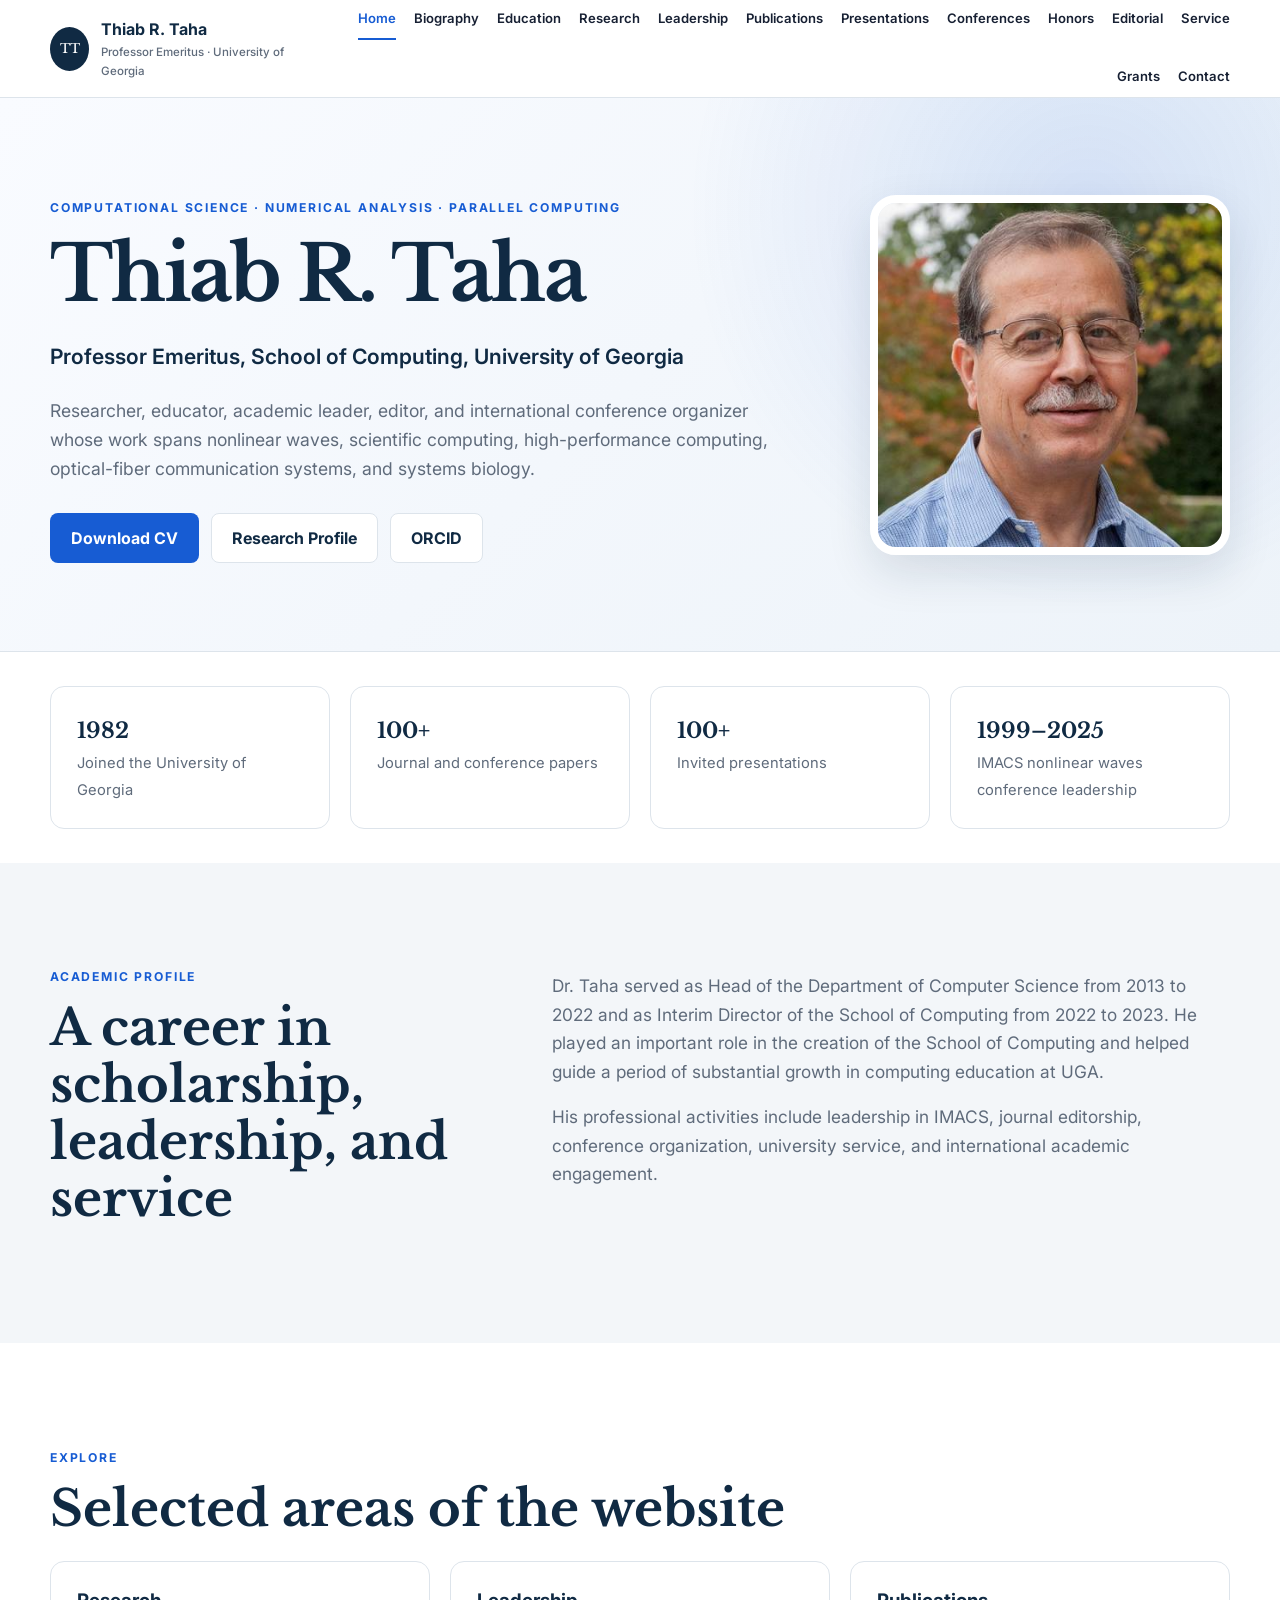
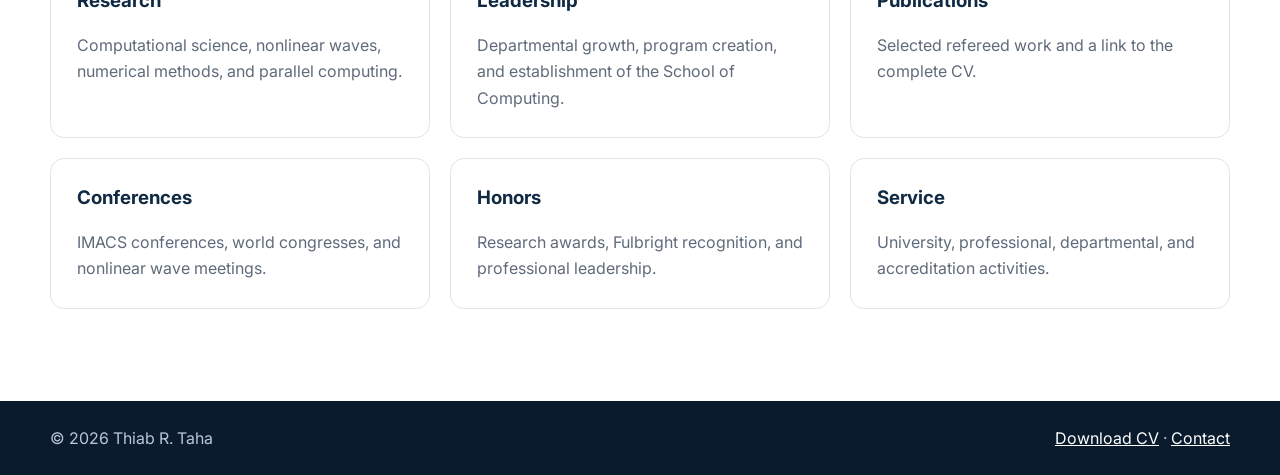
<file: index.html>
<!DOCTYPE html>
<html lang="en">
<head>
  <meta charset="UTF-8">
  <meta name="viewport" content="width=device-width, initial-scale=1.0">
  <meta name="description" content="Academic homepage of Thiab R. Taha, Professor Emeritus at the University of Georgia.">
  <title>Home | Thiab R. Taha</title>
  <link rel="preconnect" href="https://fonts.googleapis.com">
  <link rel="preconnect" href="https://fonts.gstatic.com" crossorigin>
  <link href="https://fonts.googleapis.com/css2?family=Libre+Baskerville:wght@400;700&family=Inter:wght@400;500;600;700&display=swap" rel="stylesheet">
  <link rel="stylesheet" href="styles.css">
</head>
<body>
  <a class="skip-link" href="#main-content">Skip to content</a>
  <header class="site-header">
    <div class="container header-inner">
      <a class="brand" href="index.html">
        <span class="brand-mark">TT</span>
        <span>
          <strong>Thiab R. Taha</strong>
          <small>Professor Emeritus · University of Georgia</small>
        </span>
      </a>
      <button class="menu-button" aria-expanded="false" aria-controls="site-nav">Menu</button>
      <nav id="site-nav" class="site-nav"><a href="index.html" class="active">Home</a>
<a href="biography.html" class="">Biography</a>
<a href="education.html" class="">Education</a>
<a href="research.html" class="">Research</a>
<a href="leadership.html" class="">Leadership</a>
<a href="publications.html" class="">Publications</a>
<a href="presentations.html" class="">Presentations</a>
<a href="conferences.html" class="">Conferences</a>
<a href="honors.html" class="">Honors</a>
<a href="editorial.html" class="">Editorial</a>
<a href="service.html" class="">Service</a>
<a href="grants.html" class="">Grants</a>
<a href="contact.html" class="">Contact</a></nav>
    </div>
  </header>
  <main id="main-content">
    
<section class="hero">
  <div class="container hero-grid">
    <div class="hero-copy">
      <p class="eyebrow">Computational Science · Numerical Analysis · Parallel Computing</p>
      <h1>Thiab R. Taha</h1>
      <p class="lead">Professor Emeritus, School of Computing, University of Georgia</p>
      <p class="hero-text">
        Researcher, educator, academic leader, editor, and international conference organizer
        whose work spans nonlinear waves, scientific computing, high-performance computing,
        optical-fiber communication systems, and systems biology.
      </p>
      <div class="button-row">
        <a class="button primary" href="assets/Taha_CV_2026.pdf">Download CV</a>
        <a class="button secondary" href="research.html">Research Profile</a>
        <a class="button secondary" href="https://orcid.org/0000-0001-8411-175X" target="_blank" rel="noopener">ORCID</a>
      </div>
    </div>
    <div class="portrait-wrap">
      <img src="assets/Taha_Photo.jpg" alt="Portrait of Thiab R. Taha" class="portrait">
    </div>
  </div>
</section>

<section class="section compact">
  <div class="container card-grid four">
    <article class="stat-card"><strong>1982</strong><span>Joined the University of Georgia</span></article>
    <article class="stat-card"><strong>100+</strong><span>Journal and conference papers</span></article>
    <article class="stat-card"><strong>100+</strong><span>Invited presentations</span></article>
    <article class="stat-card"><strong>1999–2025</strong><span>IMACS nonlinear waves conference leadership</span></article>
  </div>
</section>

<section class="section muted">
  <div class="container split">
    <div>
      <p class="section-label">Academic profile</p>
      <h2>A career in scholarship, leadership, and service</h2>
    </div>
    <div class="prose">
      <p>
        Dr. Taha served as Head of the Department of Computer Science from 2013 to 2022
        and as Interim Director of the School of Computing from 2022 to 2023.
        He played an important role in the creation of the School of Computing and helped
        guide a period of substantial growth in computing education at UGA.
      </p>
      <p>
        His professional activities include leadership in IMACS, journal editorship,
        conference organization, university service, and international academic engagement.
      </p>
    </div>
  </div>
</section>

<section class="section">
  <div class="container">
    <p class="section-label">Explore</p>
    <h2>Selected areas of the website</h2>
    <div class="card-grid three">
      <a class="feature-card" href="research.html"><h3>Research</h3><p>Computational science, nonlinear waves, numerical methods, and parallel computing.</p></a>
      <a class="feature-card" href="leadership.html"><h3>Leadership</h3><p>Departmental growth, program creation, and establishment of the School of Computing.</p></a>
      <a class="feature-card" href="publications.html"><h3>Publications</h3><p>Selected refereed work and a link to the complete CV.</p></a>
      <a class="feature-card" href="conferences.html"><h3>Conferences</h3><p>IMACS conferences, world congresses, and nonlinear wave meetings.</p></a>
      <a class="feature-card" href="honors.html"><h3>Honors</h3><p>Research awards, Fulbright recognition, and professional leadership.</p></a>
      <a class="feature-card" href="service.html"><h3>Service</h3><p>University, professional, departmental, and accreditation activities.</p></a>
    </div>
  </div>
</section>

  </main>
  <footer class="site-footer">
    <div class="container footer-inner">
      <p>© <span id="year"></span> Thiab R. Taha</p>
      <p><a href="assets/Taha_CV_2026.pdf">Download CV</a> · <a href="contact.html">Contact</a></p>
    </div>
  </footer>
  <script>
    const btn = document.querySelector('.menu-button');
    const nav = document.querySelector('.site-nav');
    btn.addEventListener('click', () => {
      const open = btn.getAttribute('aria-expanded') === 'true';
      btn.setAttribute('aria-expanded', String(!open));
      nav.classList.toggle('open');
    });
    document.getElementById('year').textContent = new Date().getFullYear();
  </script>
</body>
</html>
</file>
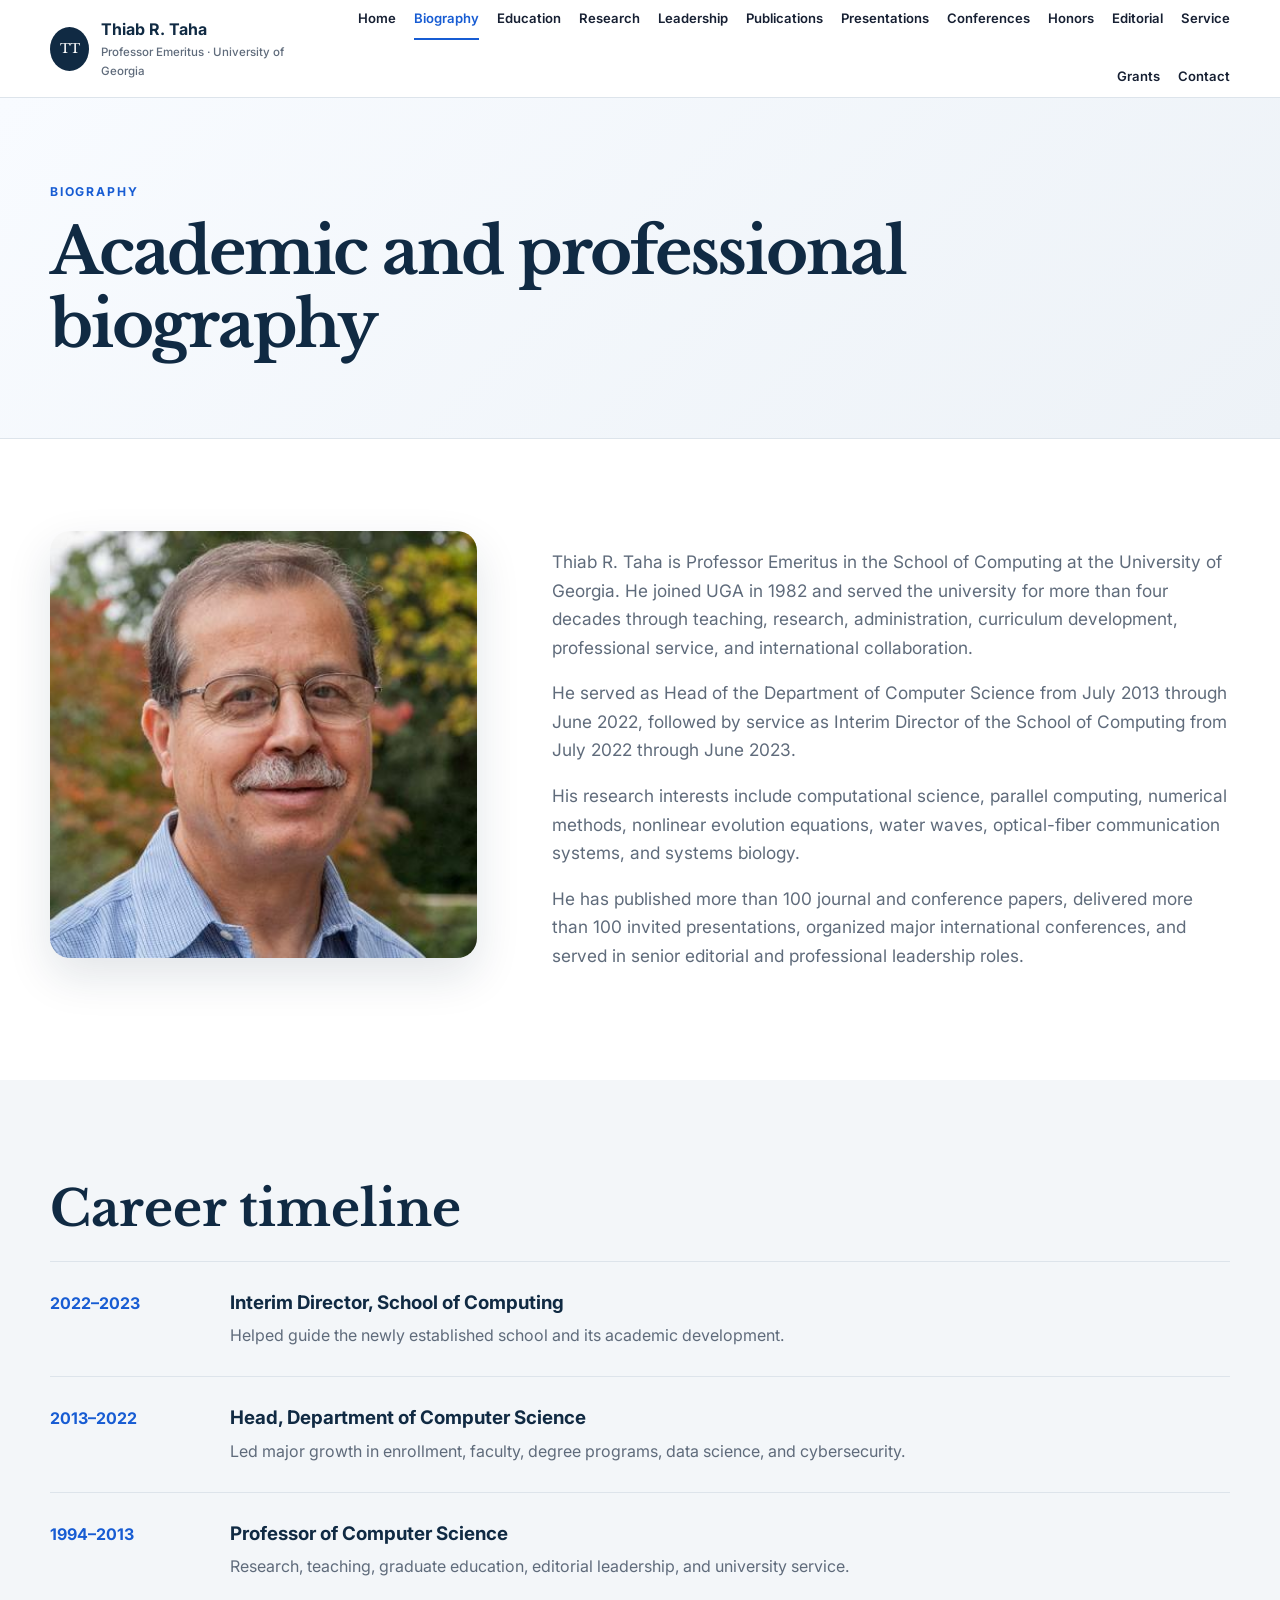
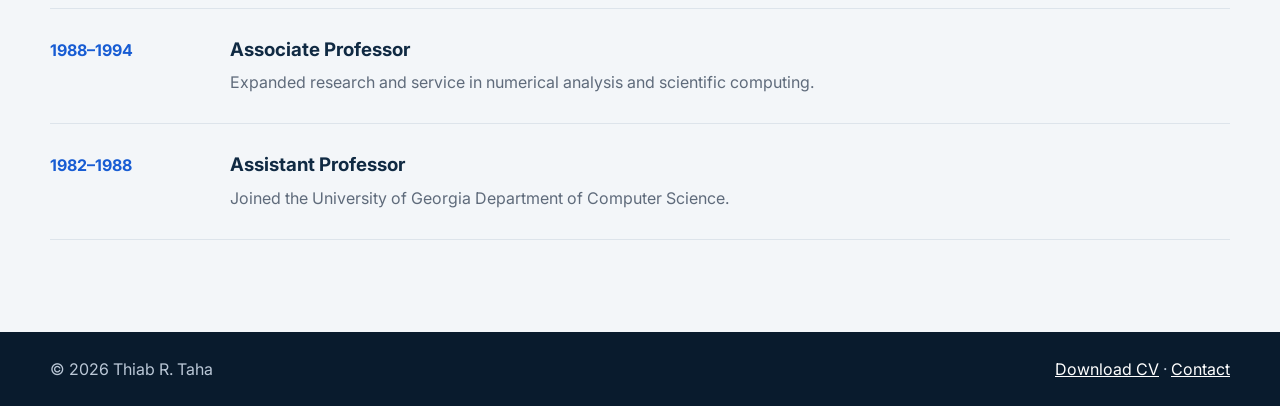
<file: biography.html>
<!DOCTYPE html>
<html lang="en">
<head>
  <meta charset="UTF-8">
  <meta name="viewport" content="width=device-width, initial-scale=1.0">
  <meta name="description" content="Biography of Thiab R. Taha.">
  <title>Biography | Thiab R. Taha</title>
  <link rel="preconnect" href="https://fonts.googleapis.com">
  <link rel="preconnect" href="https://fonts.gstatic.com" crossorigin>
  <link href="https://fonts.googleapis.com/css2?family=Libre+Baskerville:wght@400;700&family=Inter:wght@400;500;600;700&display=swap" rel="stylesheet">
  <link rel="stylesheet" href="styles.css">
</head>
<body>
  <a class="skip-link" href="#main-content">Skip to content</a>
  <header class="site-header">
    <div class="container header-inner">
      <a class="brand" href="index.html">
        <span class="brand-mark">TT</span>
        <span>
          <strong>Thiab R. Taha</strong>
          <small>Professor Emeritus · University of Georgia</small>
        </span>
      </a>
      <button class="menu-button" aria-expanded="false" aria-controls="site-nav">Menu</button>
      <nav id="site-nav" class="site-nav"><a href="index.html" class="">Home</a>
<a href="biography.html" class="active">Biography</a>
<a href="education.html" class="">Education</a>
<a href="research.html" class="">Research</a>
<a href="leadership.html" class="">Leadership</a>
<a href="publications.html" class="">Publications</a>
<a href="presentations.html" class="">Presentations</a>
<a href="conferences.html" class="">Conferences</a>
<a href="honors.html" class="">Honors</a>
<a href="editorial.html" class="">Editorial</a>
<a href="service.html" class="">Service</a>
<a href="grants.html" class="">Grants</a>
<a href="contact.html" class="">Contact</a></nav>
    </div>
  </header>
  <main id="main-content">
    
<section class="page-hero"><div class="container"><p class="eyebrow">Biography</p><h1>Academic and professional biography</h1></div></section>
<section class="section">
  <div class="container split">
    <div><img src="assets/Taha_Photo.jpg" alt="Thiab R. Taha" class="bio-photo"></div>
    <div class="prose">
      <p>
        Thiab R. Taha is Professor Emeritus in the School of Computing at the University of Georgia.
        He joined UGA in 1982 and served the university for more than four decades through teaching,
        research, administration, curriculum development, professional service, and international collaboration.
      </p>
      <p>
        He served as Head of the Department of Computer Science from July 2013 through June 2022,
        followed by service as Interim Director of the School of Computing from July 2022 through June 2023.
      </p>
      <p>
        His research interests include computational science, parallel computing, numerical methods,
        nonlinear evolution equations, water waves, optical-fiber communication systems, and systems biology.
      </p>
      <p>
        He has published more than 100 journal and conference papers, delivered more than 100 invited presentations,
        organized major international conferences, and served in senior editorial and professional leadership roles.
      </p>
    </div>
  </div>
</section>
<section class="section muted">
  <div class="container">
    <h2>Career timeline</h2>
    <div class="timeline">
      <article><div>2022–2023</div><section><h3>Interim Director, School of Computing</h3><p>Helped guide the newly established school and its academic development.</p></section></article>
      <article><div>2013–2022</div><section><h3>Head, Department of Computer Science</h3><p>Led major growth in enrollment, faculty, degree programs, data science, and cybersecurity.</p></section></article>
      <article><div>1994–2013</div><section><h3>Professor of Computer Science</h3><p>Research, teaching, graduate education, editorial leadership, and university service.</p></section></article>
      <article><div>1988–1994</div><section><h3>Associate Professor</h3><p>Expanded research and service in numerical analysis and scientific computing.</p></section></article>
      <article><div>1982–1988</div><section><h3>Assistant Professor</h3><p>Joined the University of Georgia Department of Computer Science.</p></section></article>
    </div>
  </div>
</section>

  </main>
  <footer class="site-footer">
    <div class="container footer-inner">
      <p>© <span id="year"></span> Thiab R. Taha</p>
      <p><a href="assets/Taha_CV_2026.pdf">Download CV</a> · <a href="contact.html">Contact</a></p>
    </div>
  </footer>
  <script>
    const btn = document.querySelector('.menu-button');
    const nav = document.querySelector('.site-nav');
    btn.addEventListener('click', () => {
      const open = btn.getAttribute('aria-expanded') === 'true';
      btn.setAttribute('aria-expanded', String(!open));
      nav.classList.toggle('open');
    });
    document.getElementById('year').textContent = new Date().getFullYear();
  </script>
</body>
</html>
</file>
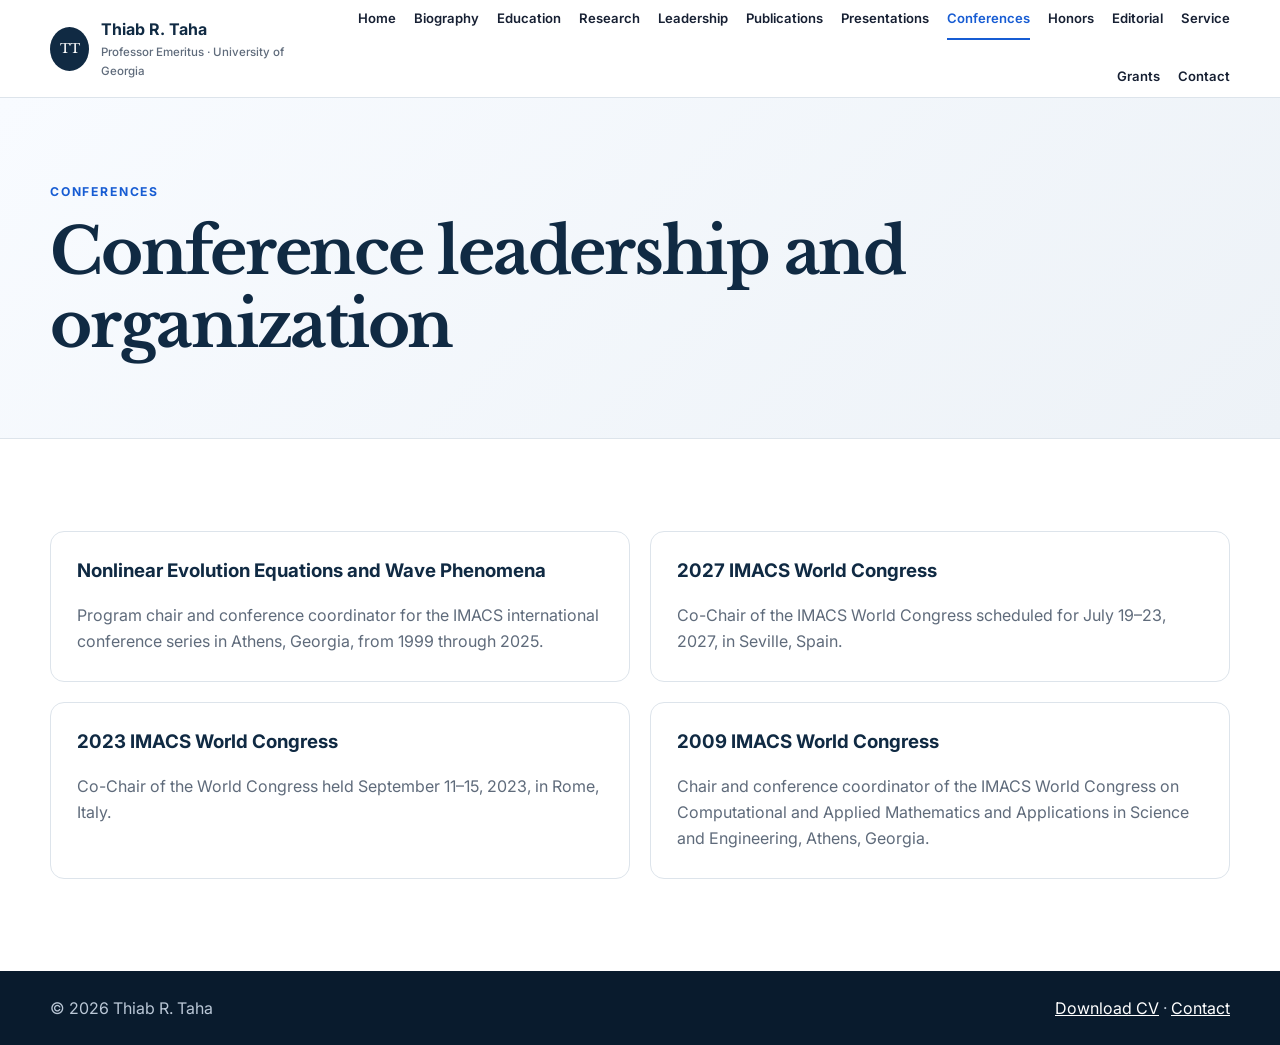
<file: conferences.html>
<!DOCTYPE html>
<html lang="en">
<head>
  <meta charset="UTF-8">
  <meta name="viewport" content="width=device-width, initial-scale=1.0">
  <meta name="description" content="Conference leadership and organization by Thiab R. Taha.">
  <title>Conferences | Thiab R. Taha</title>
  <link rel="preconnect" href="https://fonts.googleapis.com">
  <link rel="preconnect" href="https://fonts.gstatic.com" crossorigin>
  <link href="https://fonts.googleapis.com/css2?family=Libre+Baskerville:wght@400;700&family=Inter:wght@400;500;600;700&display=swap" rel="stylesheet">
  <link rel="stylesheet" href="styles.css">
</head>
<body>
  <a class="skip-link" href="#main-content">Skip to content</a>
  <header class="site-header">
    <div class="container header-inner">
      <a class="brand" href="index.html">
        <span class="brand-mark">TT</span>
        <span>
          <strong>Thiab R. Taha</strong>
          <small>Professor Emeritus · University of Georgia</small>
        </span>
      </a>
      <button class="menu-button" aria-expanded="false" aria-controls="site-nav">Menu</button>
      <nav id="site-nav" class="site-nav"><a href="index.html" class="">Home</a>
<a href="biography.html" class="">Biography</a>
<a href="education.html" class="">Education</a>
<a href="research.html" class="">Research</a>
<a href="leadership.html" class="">Leadership</a>
<a href="publications.html" class="">Publications</a>
<a href="presentations.html" class="">Presentations</a>
<a href="conferences.html" class="active">Conferences</a>
<a href="honors.html" class="">Honors</a>
<a href="editorial.html" class="">Editorial</a>
<a href="service.html" class="">Service</a>
<a href="grants.html" class="">Grants</a>
<a href="contact.html" class="">Contact</a></nav>
    </div>
  </header>
  <main id="main-content">
    
<section class="page-hero"><div class="container"><p class="eyebrow">Conferences</p><h1>Conference leadership and organization</h1></div></section>
<section class="section">
  <div class="container">
    <div class="card-grid two">
      <article class="detail-card"><h3>Nonlinear Evolution Equations and Wave Phenomena</h3><p>Program chair and conference coordinator for the IMACS international conference series in Athens, Georgia, from 1999 through 2025.</p></article>
      <article class="detail-card"><h3>2027 IMACS World Congress</h3><p>Co-Chair of the IMACS World Congress scheduled for July 19–23, 2027, in Seville, Spain.</p></article>
      <article class="detail-card"><h3>2023 IMACS World Congress</h3><p>Co-Chair of the World Congress held September 11–15, 2023, in Rome, Italy.</p></article>
      <article class="detail-card"><h3>2009 IMACS World Congress</h3><p>Chair and conference coordinator of the IMACS World Congress on Computational and Applied Mathematics and Applications in Science and Engineering, Athens, Georgia.</p></article>
    </div>
  </div>
</section>

  </main>
  <footer class="site-footer">
    <div class="container footer-inner">
      <p>© <span id="year"></span> Thiab R. Taha</p>
      <p><a href="assets/Taha_CV_2026.pdf">Download CV</a> · <a href="contact.html">Contact</a></p>
    </div>
  </footer>
  <script>
    const btn = document.querySelector('.menu-button');
    const nav = document.querySelector('.site-nav');
    btn.addEventListener('click', () => {
      const open = btn.getAttribute('aria-expanded') === 'true';
      btn.setAttribute('aria-expanded', String(!open));
      nav.classList.toggle('open');
    });
    document.getElementById('year').textContent = new Date().getFullYear();
  </script>
</body>
</html>
</file>
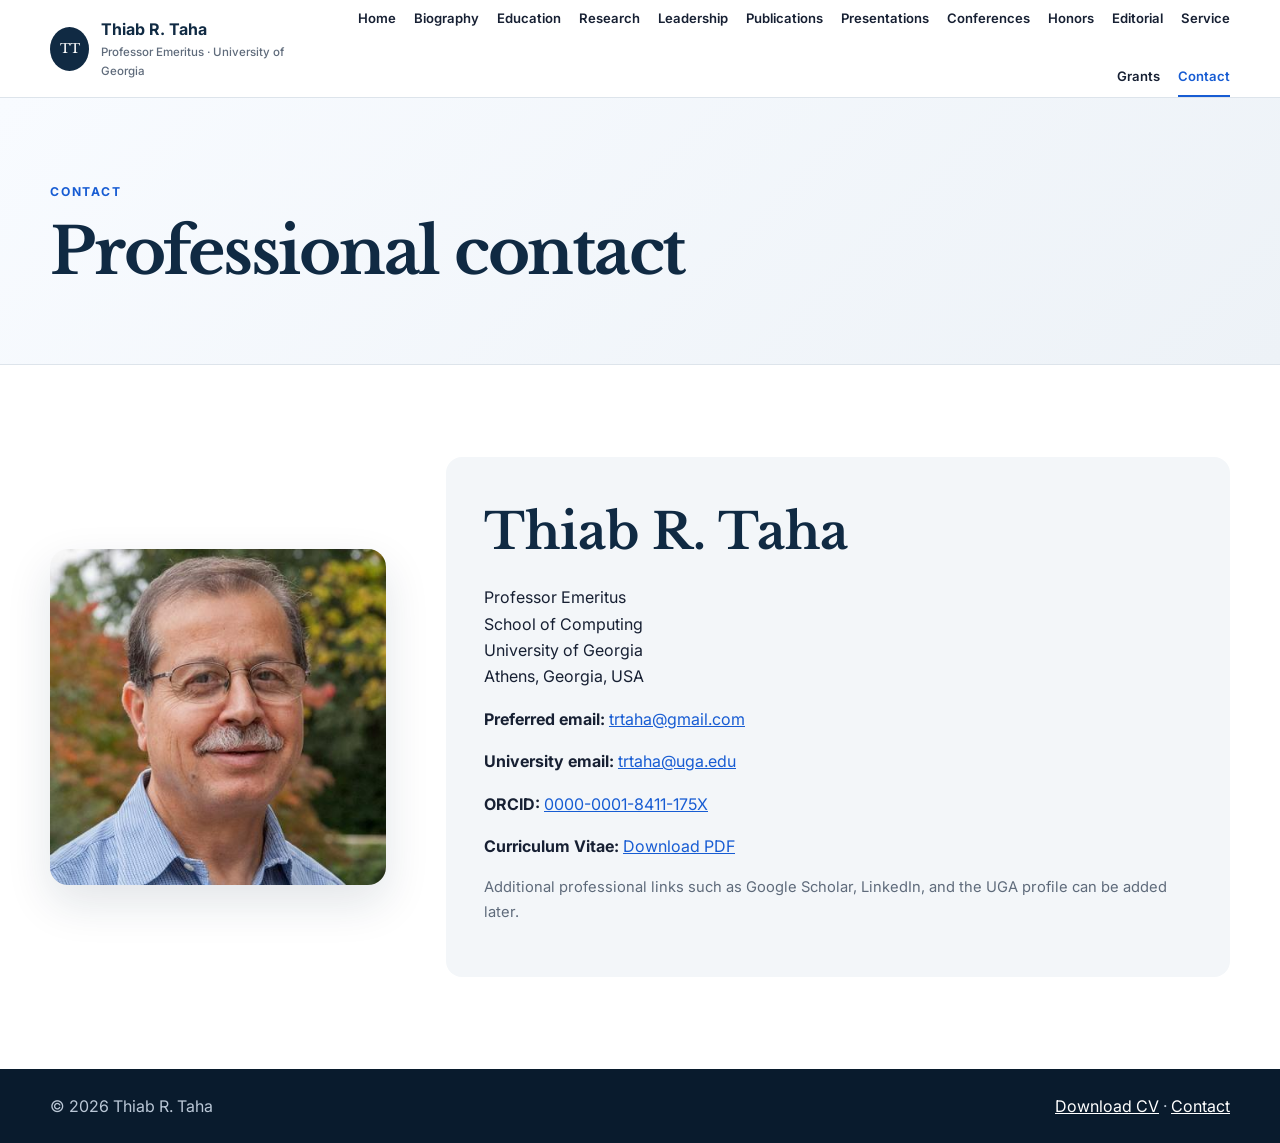
<file: contact.html>
<!DOCTYPE html>
<html lang="en">
<head>
  <meta charset="UTF-8">
  <meta name="viewport" content="width=device-width, initial-scale=1.0">
  <meta name="description" content="Contact information for Thiab R. Taha.">
  <title>Contact | Thiab R. Taha</title>
  <link rel="preconnect" href="https://fonts.googleapis.com">
  <link rel="preconnect" href="https://fonts.gstatic.com" crossorigin>
  <link href="https://fonts.googleapis.com/css2?family=Libre+Baskerville:wght@400;700&family=Inter:wght@400;500;600;700&display=swap" rel="stylesheet">
  <link rel="stylesheet" href="styles.css">
</head>
<body>
  <a class="skip-link" href="#main-content">Skip to content</a>
  <header class="site-header">
    <div class="container header-inner">
      <a class="brand" href="index.html">
        <span class="brand-mark">TT</span>
        <span>
          <strong>Thiab R. Taha</strong>
          <small>Professor Emeritus · University of Georgia</small>
        </span>
      </a>
      <button class="menu-button" aria-expanded="false" aria-controls="site-nav">Menu</button>
      <nav id="site-nav" class="site-nav"><a href="index.html" class="">Home</a>
<a href="biography.html" class="">Biography</a>
<a href="education.html" class="">Education</a>
<a href="research.html" class="">Research</a>
<a href="leadership.html" class="">Leadership</a>
<a href="publications.html" class="">Publications</a>
<a href="presentations.html" class="">Presentations</a>
<a href="conferences.html" class="">Conferences</a>
<a href="honors.html" class="">Honors</a>
<a href="editorial.html" class="">Editorial</a>
<a href="service.html" class="">Service</a>
<a href="grants.html" class="">Grants</a>
<a href="contact.html" class="active">Contact</a></nav>
    </div>
  </header>
  <main id="main-content">
    
<section class="page-hero"><div class="container"><p class="eyebrow">Contact</p><h1>Professional contact</h1></div></section>
<section class="section">
  <div class="container contact-layout">
    <div>
      <img src="assets/Taha_Photo.jpg" alt="Thiab R. Taha" class="contact-photo">
    </div>
    <div class="contact-box">
      <h2>Thiab R. Taha</h2>
      <p>Professor Emeritus<br>School of Computing<br>University of Georgia<br>Athens, Georgia, USA</p>
      <p><strong>Preferred email:</strong> <a href="mailto:trtaha@gmail.com">trtaha@gmail.com</a></p>
      <p><strong>University email:</strong> <a href="mailto:trtaha@uga.edu">trtaha@uga.edu</a></p>
      <p><strong>ORCID:</strong> <a href="https://orcid.org/0000-0001-8411-175X" target="_blank" rel="noopener">0000-0001-8411-175X</a></p>
      <p><strong>Curriculum Vitae:</strong> <a href="assets/Taha_CV_2026.pdf">Download PDF</a></p>
      <p class="note">Additional professional links such as Google Scholar, LinkedIn, and the UGA profile can be added later.</p>
    </div>
  </div>
</section>

  </main>
  <footer class="site-footer">
    <div class="container footer-inner">
      <p>© <span id="year"></span> Thiab R. Taha</p>
      <p><a href="assets/Taha_CV_2026.pdf">Download CV</a> · <a href="contact.html">Contact</a></p>
    </div>
  </footer>
  <script>
    const btn = document.querySelector('.menu-button');
    const nav = document.querySelector('.site-nav');
    btn.addEventListener('click', () => {
      const open = btn.getAttribute('aria-expanded') === 'true';
      btn.setAttribute('aria-expanded', String(!open));
      nav.classList.toggle('open');
    });
    document.getElementById('year').textContent = new Date().getFullYear();
  </script>
</body>
</html>
</file>
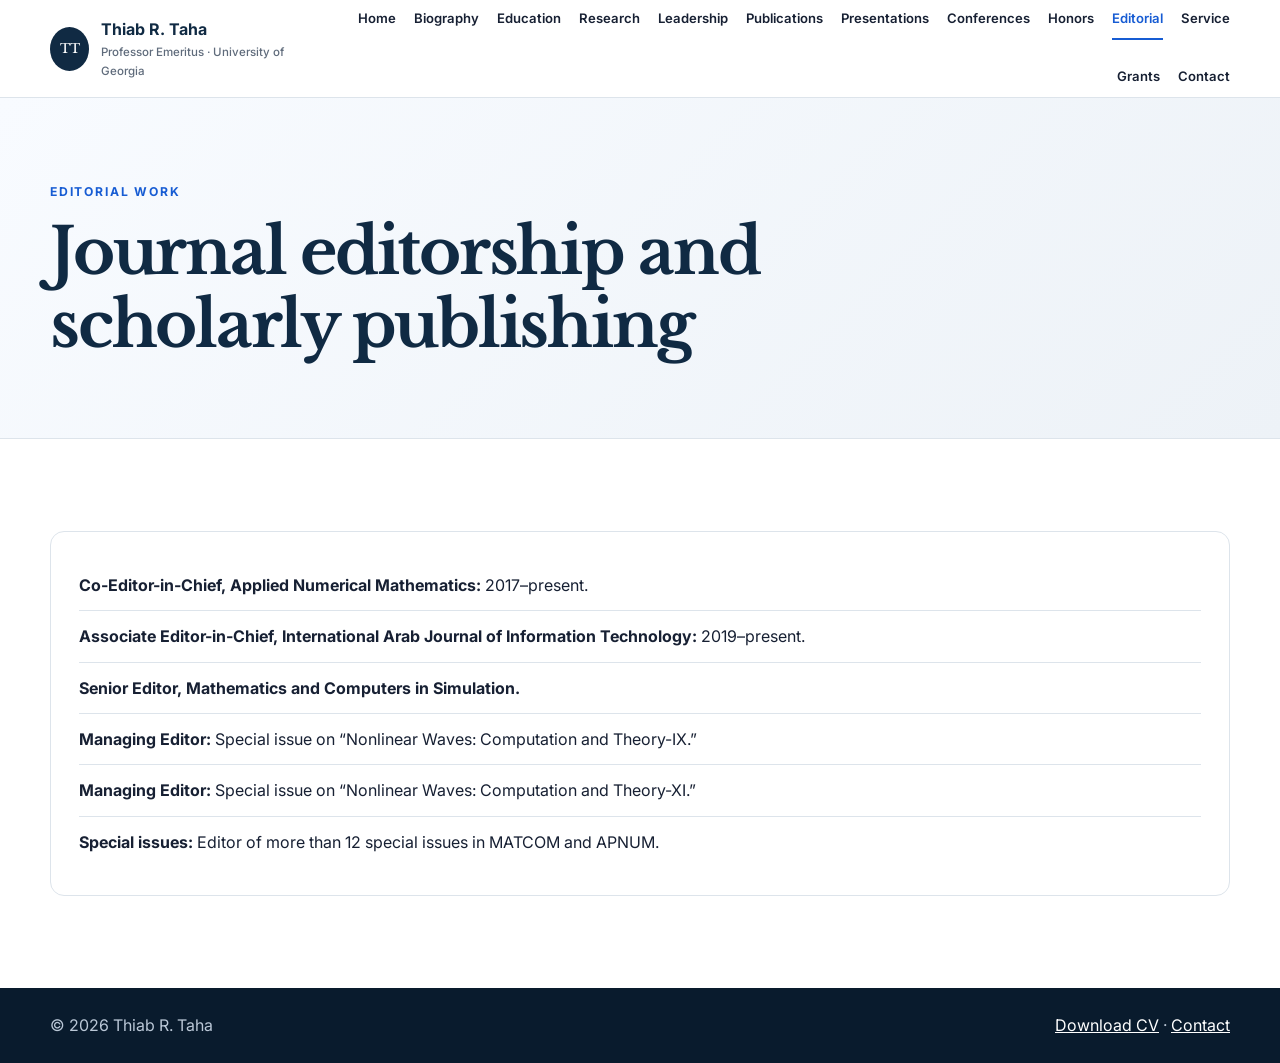
<file: editorial.html>
<!DOCTYPE html>
<html lang="en">
<head>
  <meta charset="UTF-8">
  <meta name="viewport" content="width=device-width, initial-scale=1.0">
  <meta name="description" content="Editorial work of Thiab R. Taha.">
  <title>Editorial Work | Thiab R. Taha</title>
  <link rel="preconnect" href="https://fonts.googleapis.com">
  <link rel="preconnect" href="https://fonts.gstatic.com" crossorigin>
  <link href="https://fonts.googleapis.com/css2?family=Libre+Baskerville:wght@400;700&family=Inter:wght@400;500;600;700&display=swap" rel="stylesheet">
  <link rel="stylesheet" href="styles.css">
</head>
<body>
  <a class="skip-link" href="#main-content">Skip to content</a>
  <header class="site-header">
    <div class="container header-inner">
      <a class="brand" href="index.html">
        <span class="brand-mark">TT</span>
        <span>
          <strong>Thiab R. Taha</strong>
          <small>Professor Emeritus · University of Georgia</small>
        </span>
      </a>
      <button class="menu-button" aria-expanded="false" aria-controls="site-nav">Menu</button>
      <nav id="site-nav" class="site-nav"><a href="index.html" class="">Home</a>
<a href="biography.html" class="">Biography</a>
<a href="education.html" class="">Education</a>
<a href="research.html" class="">Research</a>
<a href="leadership.html" class="">Leadership</a>
<a href="publications.html" class="">Publications</a>
<a href="presentations.html" class="">Presentations</a>
<a href="conferences.html" class="">Conferences</a>
<a href="honors.html" class="">Honors</a>
<a href="editorial.html" class="active">Editorial</a>
<a href="service.html" class="">Service</a>
<a href="grants.html" class="">Grants</a>
<a href="contact.html" class="">Contact</a></nav>
    </div>
  </header>
  <main id="main-content">
    
<section class="page-hero"><div class="container"><p class="eyebrow">Editorial Work</p><h1>Journal editorship and scholarly publishing</h1></div></section>
<section class="section">
  <div class="container">
    <div class="list-panel">
      <p><strong>Co-Editor-in-Chief, Applied Numerical Mathematics:</strong> 2017–present.</p>
      <p><strong>Associate Editor-in-Chief, International Arab Journal of Information Technology:</strong> 2019–present.</p>
      <p><strong>Senior Editor, Mathematics and Computers in Simulation.</strong></p>
      <p><strong>Managing Editor:</strong> Special issue on “Nonlinear Waves: Computation and Theory-IX.”</p>
      <p><strong>Managing Editor:</strong> Special issue on “Nonlinear Waves: Computation and Theory-XI.”</p>
      <p><strong>Special issues:</strong> Editor of more than 12 special issues in MATCOM and APNUM.</p>
    </div>
  </div>
</section>

  </main>
  <footer class="site-footer">
    <div class="container footer-inner">
      <p>© <span id="year"></span> Thiab R. Taha</p>
      <p><a href="assets/Taha_CV_2026.pdf">Download CV</a> · <a href="contact.html">Contact</a></p>
    </div>
  </footer>
  <script>
    const btn = document.querySelector('.menu-button');
    const nav = document.querySelector('.site-nav');
    btn.addEventListener('click', () => {
      const open = btn.getAttribute('aria-expanded') === 'true';
      btn.setAttribute('aria-expanded', String(!open));
      nav.classList.toggle('open');
    });
    document.getElementById('year').textContent = new Date().getFullYear();
  </script>
</body>
</html>
</file>
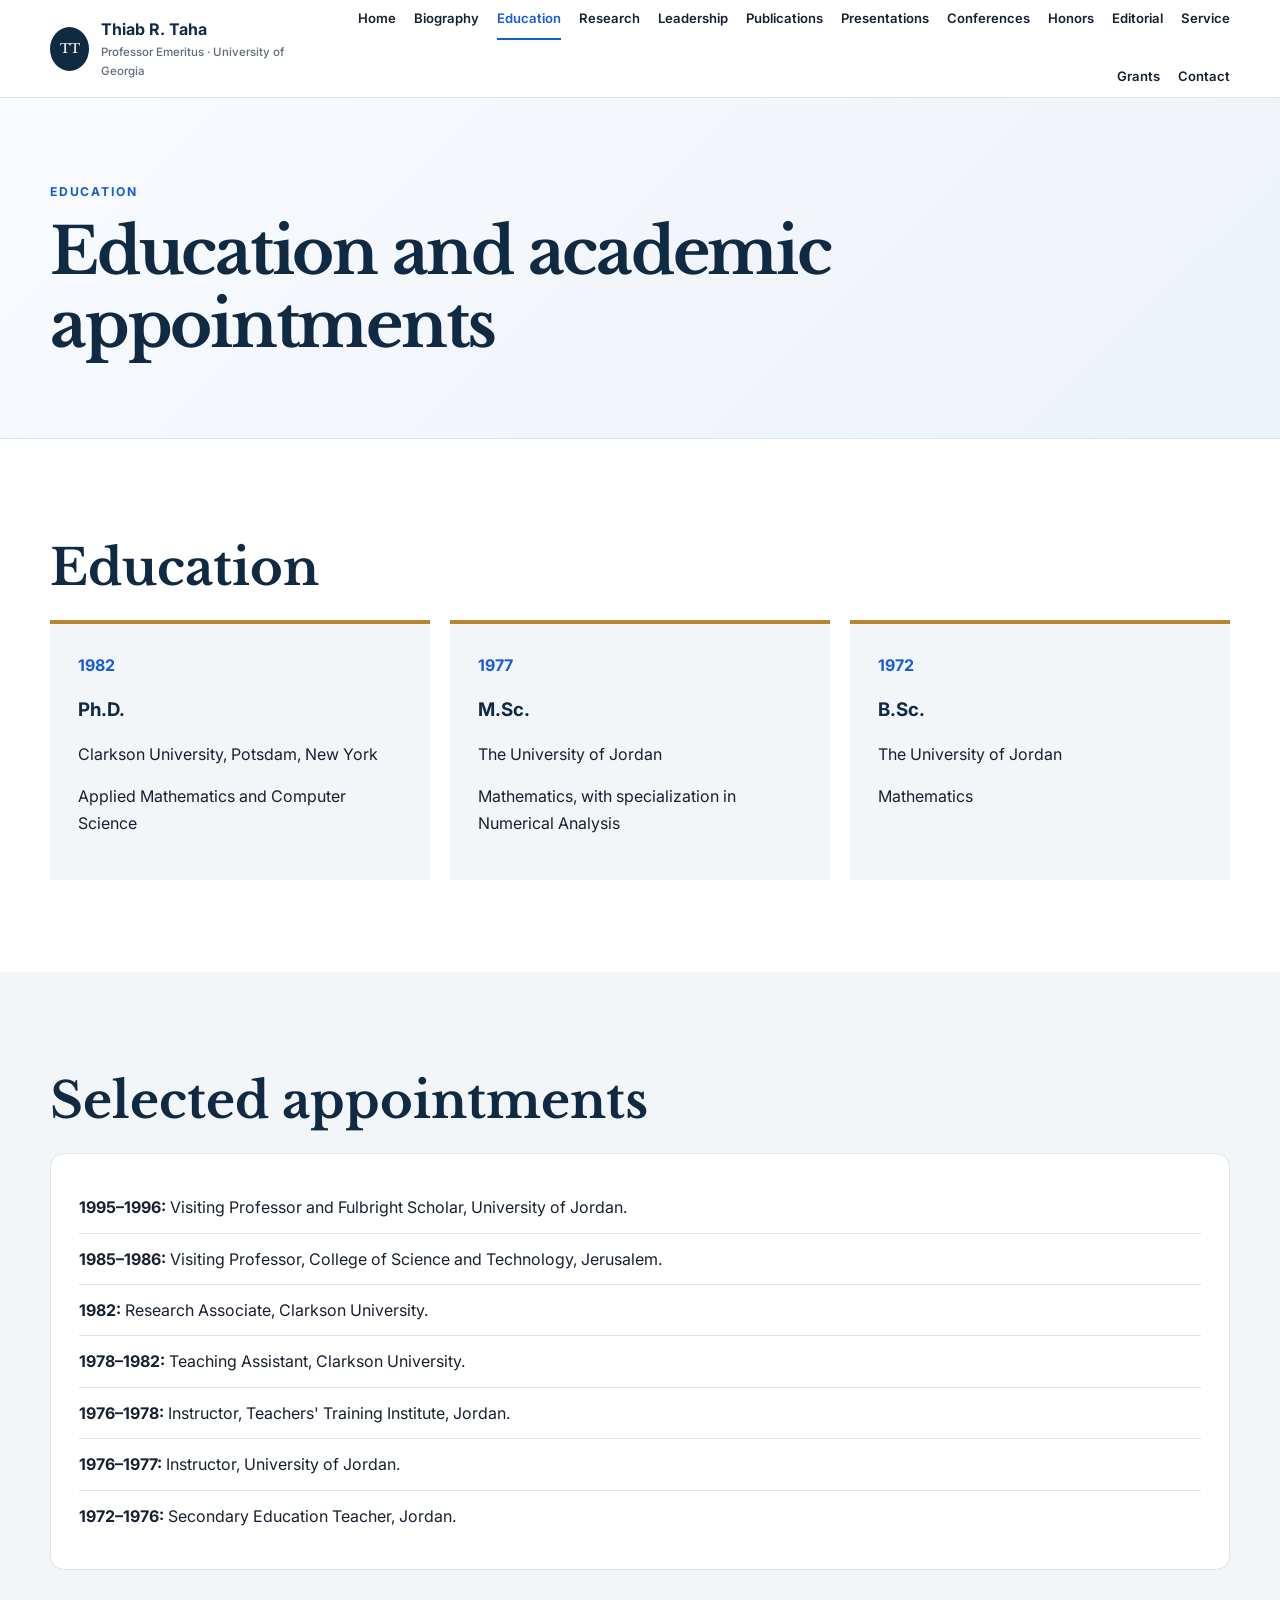
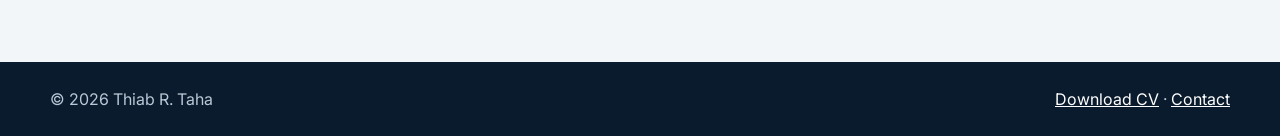
<file: education.html>
<!DOCTYPE html>
<html lang="en">
<head>
  <meta charset="UTF-8">
  <meta name="viewport" content="width=device-width, initial-scale=1.0">
  <meta name="description" content="Education and academic appointments of Thiab R. Taha.">
  <title>Education | Thiab R. Taha</title>
  <link rel="preconnect" href="https://fonts.googleapis.com">
  <link rel="preconnect" href="https://fonts.gstatic.com" crossorigin>
  <link href="https://fonts.googleapis.com/css2?family=Libre+Baskerville:wght@400;700&family=Inter:wght@400;500;600;700&display=swap" rel="stylesheet">
  <link rel="stylesheet" href="styles.css">
</head>
<body>
  <a class="skip-link" href="#main-content">Skip to content</a>
  <header class="site-header">
    <div class="container header-inner">
      <a class="brand" href="index.html">
        <span class="brand-mark">TT</span>
        <span>
          <strong>Thiab R. Taha</strong>
          <small>Professor Emeritus · University of Georgia</small>
        </span>
      </a>
      <button class="menu-button" aria-expanded="false" aria-controls="site-nav">Menu</button>
      <nav id="site-nav" class="site-nav"><a href="index.html" class="">Home</a>
<a href="biography.html" class="">Biography</a>
<a href="education.html" class="active">Education</a>
<a href="research.html" class="">Research</a>
<a href="leadership.html" class="">Leadership</a>
<a href="publications.html" class="">Publications</a>
<a href="presentations.html" class="">Presentations</a>
<a href="conferences.html" class="">Conferences</a>
<a href="honors.html" class="">Honors</a>
<a href="editorial.html" class="">Editorial</a>
<a href="service.html" class="">Service</a>
<a href="grants.html" class="">Grants</a>
<a href="contact.html" class="">Contact</a></nav>
    </div>
  </header>
  <main id="main-content">
    
<section class="page-hero"><div class="container"><p class="eyebrow">Education</p><h1>Education and academic appointments</h1></div></section>
<section class="section">
  <div class="container">
    <h2>Education</h2>
    <div class="degree-grid">
      <article><span>1982</span><h3>Ph.D.</h3><p>Clarkson University, Potsdam, New York</p><p>Applied Mathematics and Computer Science</p></article>
      <article><span>1977</span><h3>M.Sc.</h3><p>The University of Jordan</p><p>Mathematics, with specialization in Numerical Analysis</p></article>
      <article><span>1972</span><h3>B.Sc.</h3><p>The University of Jordan</p><p>Mathematics</p></article>
    </div>
  </div>
</section>
<section class="section muted">
  <div class="container">
    <h2>Selected appointments</h2>
    <div class="list-panel">
      <p><strong>1995–1996:</strong> Visiting Professor and Fulbright Scholar, University of Jordan.</p>
      <p><strong>1985–1986:</strong> Visiting Professor, College of Science and Technology, Jerusalem.</p>
      <p><strong>1982:</strong> Research Associate, Clarkson University.</p>
      <p><strong>1978–1982:</strong> Teaching Assistant, Clarkson University.</p>
      <p><strong>1976–1978:</strong> Instructor, Teachers' Training Institute, Jordan.</p>
      <p><strong>1976–1977:</strong> Instructor, University of Jordan.</p>
      <p><strong>1972–1976:</strong> Secondary Education Teacher, Jordan.</p>
    </div>
  </div>
</section>

  </main>
  <footer class="site-footer">
    <div class="container footer-inner">
      <p>© <span id="year"></span> Thiab R. Taha</p>
      <p><a href="assets/Taha_CV_2026.pdf">Download CV</a> · <a href="contact.html">Contact</a></p>
    </div>
  </footer>
  <script>
    const btn = document.querySelector('.menu-button');
    const nav = document.querySelector('.site-nav');
    btn.addEventListener('click', () => {
      const open = btn.getAttribute('aria-expanded') === 'true';
      btn.setAttribute('aria-expanded', String(!open));
      nav.classList.toggle('open');
    });
    document.getElementById('year').textContent = new Date().getFullYear();
  </script>
</body>
</html>
</file>
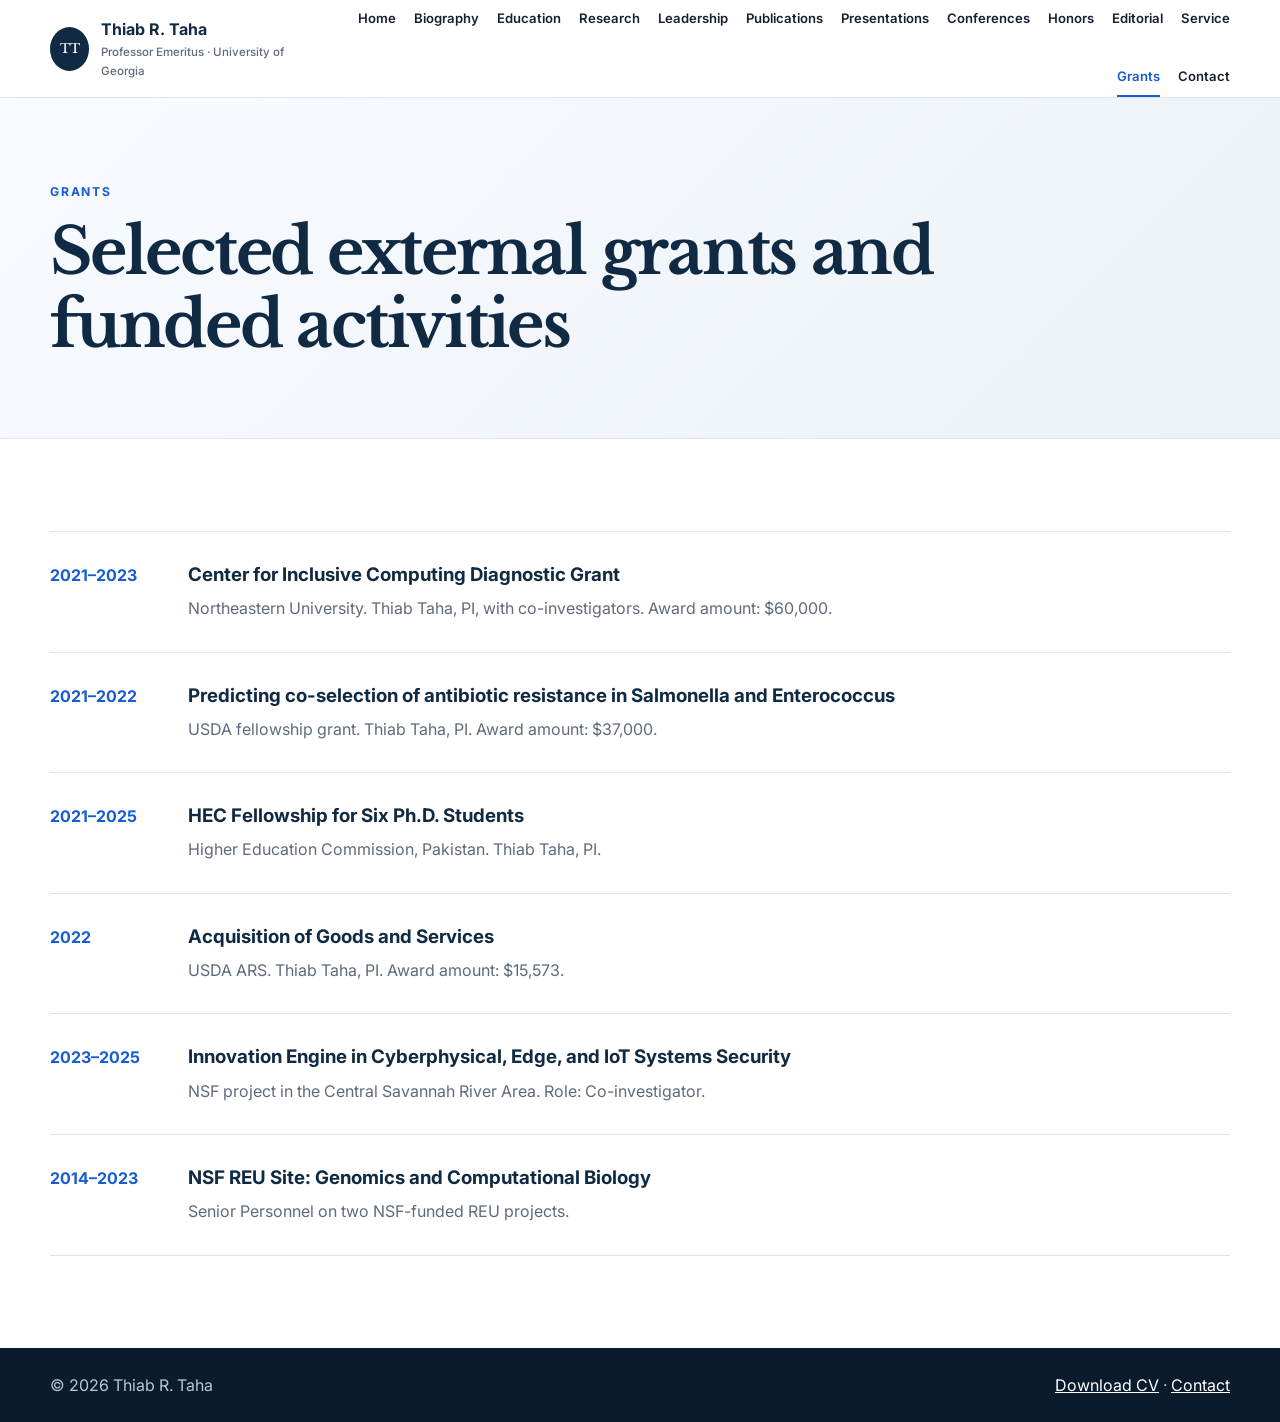
<file: grants.html>
<!DOCTYPE html>
<html lang="en">
<head>
  <meta charset="UTF-8">
  <meta name="viewport" content="width=device-width, initial-scale=1.0">
  <meta name="description" content="Selected grants of Thiab R. Taha.">
  <title>Grants | Thiab R. Taha</title>
  <link rel="preconnect" href="https://fonts.googleapis.com">
  <link rel="preconnect" href="https://fonts.gstatic.com" crossorigin>
  <link href="https://fonts.googleapis.com/css2?family=Libre+Baskerville:wght@400;700&family=Inter:wght@400;500;600;700&display=swap" rel="stylesheet">
  <link rel="stylesheet" href="styles.css">
</head>
<body>
  <a class="skip-link" href="#main-content">Skip to content</a>
  <header class="site-header">
    <div class="container header-inner">
      <a class="brand" href="index.html">
        <span class="brand-mark">TT</span>
        <span>
          <strong>Thiab R. Taha</strong>
          <small>Professor Emeritus · University of Georgia</small>
        </span>
      </a>
      <button class="menu-button" aria-expanded="false" aria-controls="site-nav">Menu</button>
      <nav id="site-nav" class="site-nav"><a href="index.html" class="">Home</a>
<a href="biography.html" class="">Biography</a>
<a href="education.html" class="">Education</a>
<a href="research.html" class="">Research</a>
<a href="leadership.html" class="">Leadership</a>
<a href="publications.html" class="">Publications</a>
<a href="presentations.html" class="">Presentations</a>
<a href="conferences.html" class="">Conferences</a>
<a href="honors.html" class="">Honors</a>
<a href="editorial.html" class="">Editorial</a>
<a href="service.html" class="">Service</a>
<a href="grants.html" class="active">Grants</a>
<a href="contact.html" class="">Contact</a></nav>
    </div>
  </header>
  <main id="main-content">
    
<section class="page-hero"><div class="container"><p class="eyebrow">Grants</p><h1>Selected external grants and funded activities</h1></div></section>
<section class="section">
  <div class="container">
    <div class="publication-list">
      <article><span>2021–2023</span><div><h3>Center for Inclusive Computing Diagnostic Grant</h3><p>Northeastern University. Thiab Taha, PI, with co-investigators. Award amount: $60,000.</p></div></article>
      <article><span>2021–2022</span><div><h3>Predicting co-selection of antibiotic resistance in Salmonella and Enterococcus</h3><p>USDA fellowship grant. Thiab Taha, PI. Award amount: $37,000.</p></div></article>
      <article><span>2021–2025</span><div><h3>HEC Fellowship for Six Ph.D. Students</h3><p>Higher Education Commission, Pakistan. Thiab Taha, PI.</p></div></article>
      <article><span>2022</span><div><h3>Acquisition of Goods and Services</h3><p>USDA ARS. Thiab Taha, PI. Award amount: $15,573.</p></div></article>
      <article><span>2023–2025</span><div><h3>Innovation Engine in Cyberphysical, Edge, and IoT Systems Security</h3><p>NSF project in the Central Savannah River Area. Role: Co-investigator.</p></div></article>
      <article><span>2014–2023</span><div><h3>NSF REU Site: Genomics and Computational Biology</h3><p>Senior Personnel on two NSF-funded REU projects.</p></div></article>
    </div>
  </div>
</section>

  </main>
  <footer class="site-footer">
    <div class="container footer-inner">
      <p>© <span id="year"></span> Thiab R. Taha</p>
      <p><a href="assets/Taha_CV_2026.pdf">Download CV</a> · <a href="contact.html">Contact</a></p>
    </div>
  </footer>
  <script>
    const btn = document.querySelector('.menu-button');
    const nav = document.querySelector('.site-nav');
    btn.addEventListener('click', () => {
      const open = btn.getAttribute('aria-expanded') === 'true';
      btn.setAttribute('aria-expanded', String(!open));
      nav.classList.toggle('open');
    });
    document.getElementById('year').textContent = new Date().getFullYear();
  </script>
</body>
</html>
</file>
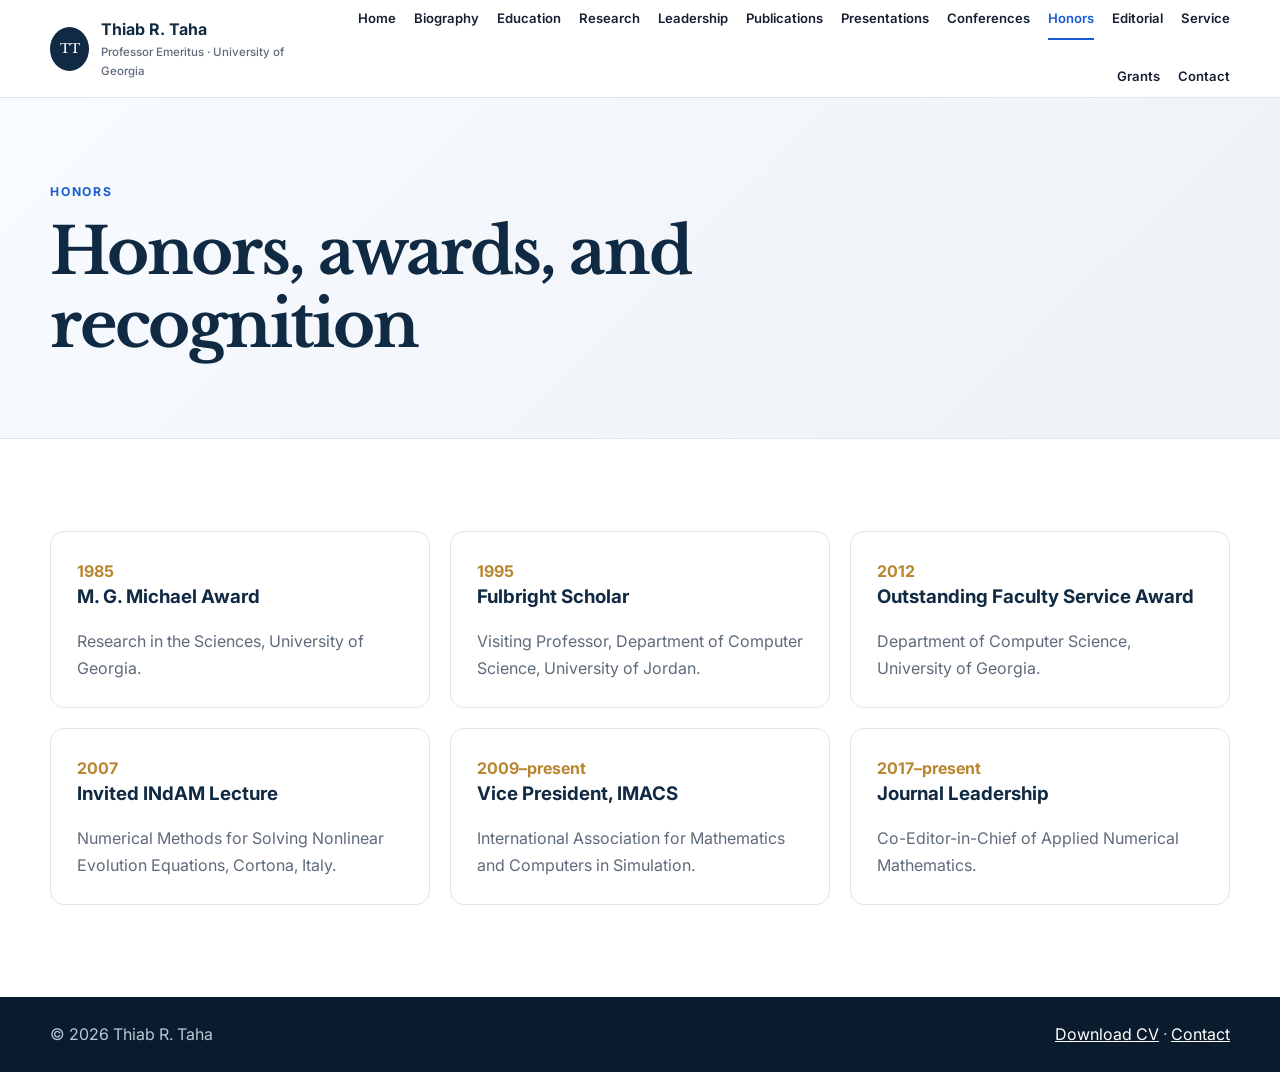
<file: honors.html>
<!DOCTYPE html>
<html lang="en">
<head>
  <meta charset="UTF-8">
  <meta name="viewport" content="width=device-width, initial-scale=1.0">
  <meta name="description" content="Honors and awards of Thiab R. Taha.">
  <title>Honors | Thiab R. Taha</title>
  <link rel="preconnect" href="https://fonts.googleapis.com">
  <link rel="preconnect" href="https://fonts.gstatic.com" crossorigin>
  <link href="https://fonts.googleapis.com/css2?family=Libre+Baskerville:wght@400;700&family=Inter:wght@400;500;600;700&display=swap" rel="stylesheet">
  <link rel="stylesheet" href="styles.css">
</head>
<body>
  <a class="skip-link" href="#main-content">Skip to content</a>
  <header class="site-header">
    <div class="container header-inner">
      <a class="brand" href="index.html">
        <span class="brand-mark">TT</span>
        <span>
          <strong>Thiab R. Taha</strong>
          <small>Professor Emeritus · University of Georgia</small>
        </span>
      </a>
      <button class="menu-button" aria-expanded="false" aria-controls="site-nav">Menu</button>
      <nav id="site-nav" class="site-nav"><a href="index.html" class="">Home</a>
<a href="biography.html" class="">Biography</a>
<a href="education.html" class="">Education</a>
<a href="research.html" class="">Research</a>
<a href="leadership.html" class="">Leadership</a>
<a href="publications.html" class="">Publications</a>
<a href="presentations.html" class="">Presentations</a>
<a href="conferences.html" class="">Conferences</a>
<a href="honors.html" class="active">Honors</a>
<a href="editorial.html" class="">Editorial</a>
<a href="service.html" class="">Service</a>
<a href="grants.html" class="">Grants</a>
<a href="contact.html" class="">Contact</a></nav>
    </div>
  </header>
  <main id="main-content">
    
<section class="page-hero"><div class="container"><p class="eyebrow">Honors</p><h1>Honors, awards, and recognition</h1></div></section>
<section class="section">
  <div class="container">
    <div class="card-grid three">
      <article class="award-card"><span>1985</span><h3>M. G. Michael Award</h3><p>Research in the Sciences, University of Georgia.</p></article>
      <article class="award-card"><span>1995</span><h3>Fulbright Scholar</h3><p>Visiting Professor, Department of Computer Science, University of Jordan.</p></article>
      <article class="award-card"><span>2012</span><h3>Outstanding Faculty Service Award</h3><p>Department of Computer Science, University of Georgia.</p></article>
      <article class="award-card"><span>2007</span><h3>Invited INdAM Lecture</h3><p>Numerical Methods for Solving Nonlinear Evolution Equations, Cortona, Italy.</p></article>
      <article class="award-card"><span>2009–present</span><h3>Vice President, IMACS</h3><p>International Association for Mathematics and Computers in Simulation.</p></article>
      <article class="award-card"><span>2017–present</span><h3>Journal Leadership</h3><p>Co-Editor-in-Chief of Applied Numerical Mathematics.</p></article>
    </div>
  </div>
</section>

  </main>
  <footer class="site-footer">
    <div class="container footer-inner">
      <p>© <span id="year"></span> Thiab R. Taha</p>
      <p><a href="assets/Taha_CV_2026.pdf">Download CV</a> · <a href="contact.html">Contact</a></p>
    </div>
  </footer>
  <script>
    const btn = document.querySelector('.menu-button');
    const nav = document.querySelector('.site-nav');
    btn.addEventListener('click', () => {
      const open = btn.getAttribute('aria-expanded') === 'true';
      btn.setAttribute('aria-expanded', String(!open));
      nav.classList.toggle('open');
    });
    document.getElementById('year').textContent = new Date().getFullYear();
  </script>
</body>
</html>
</file>
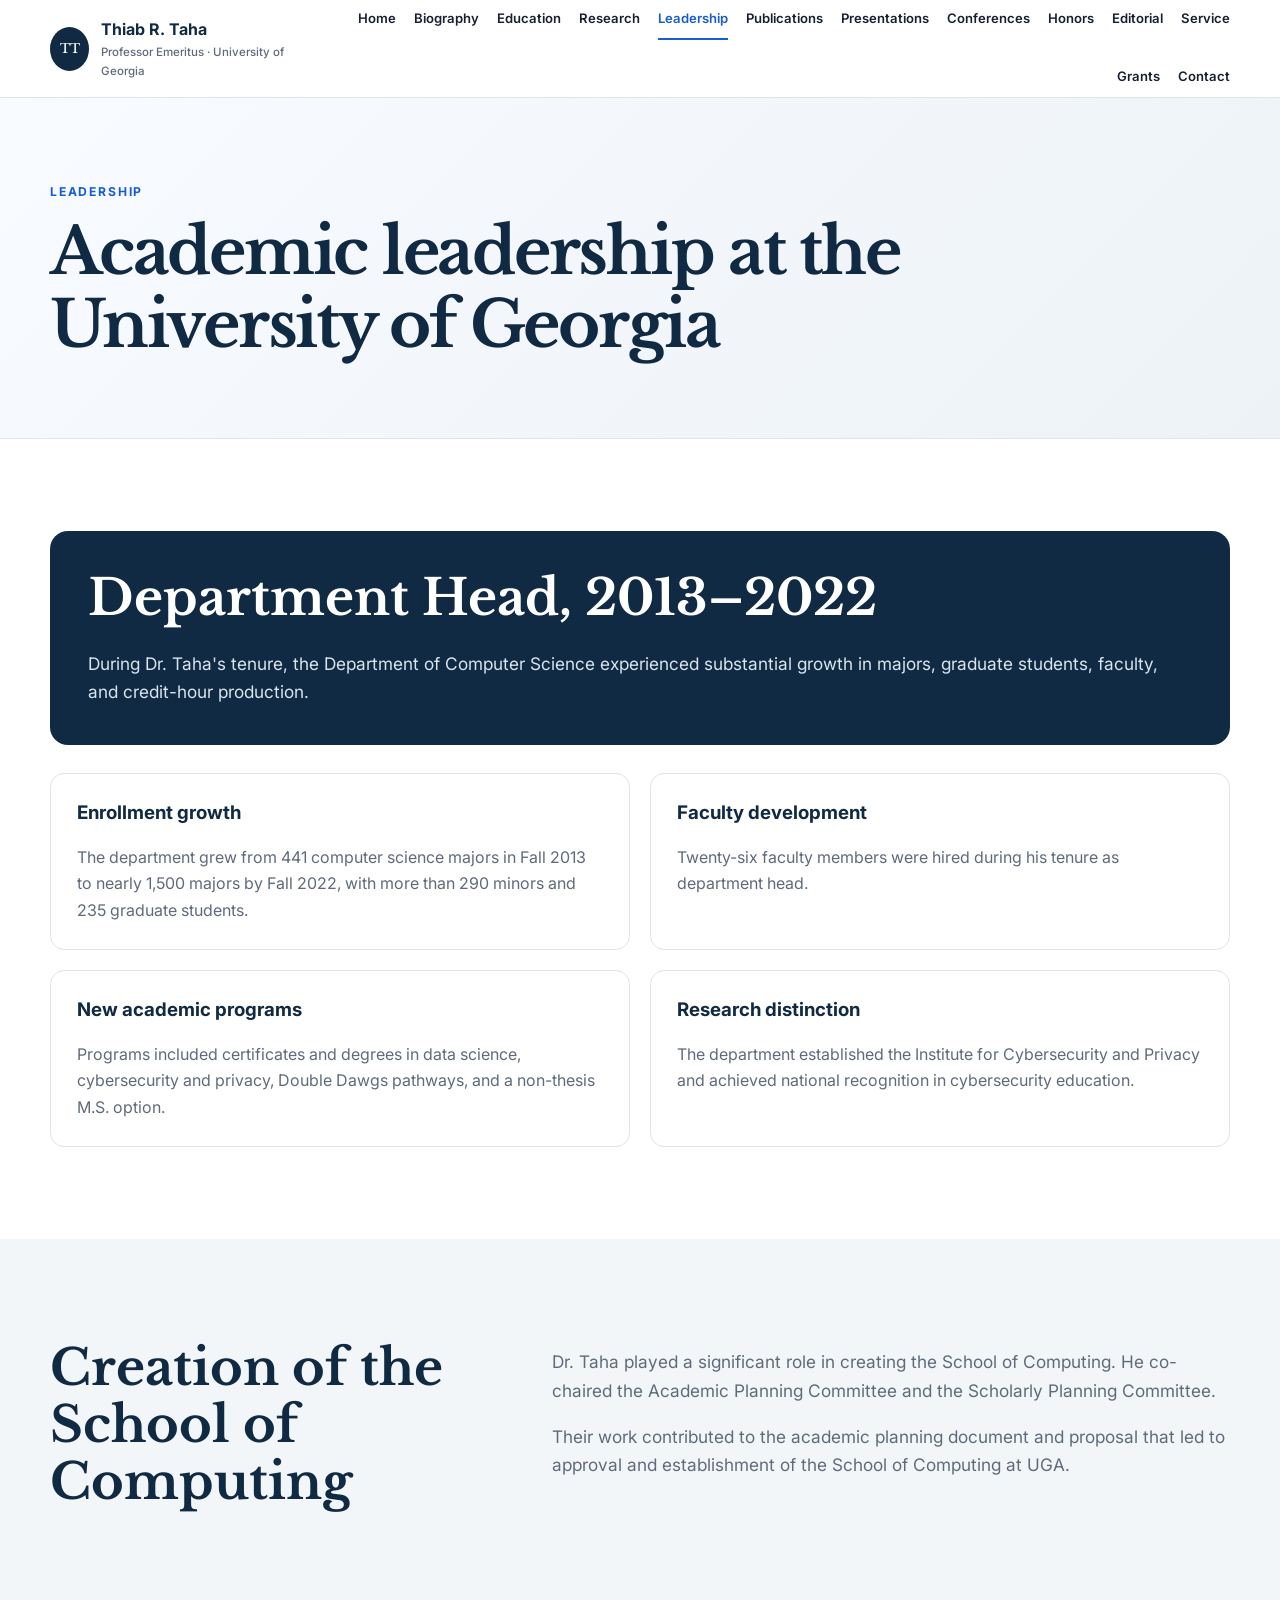
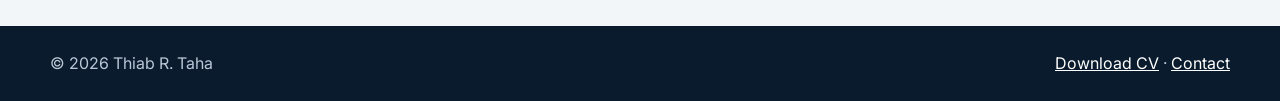
<file: leadership.html>
<!DOCTYPE html>
<html lang="en">
<head>
  <meta charset="UTF-8">
  <meta name="viewport" content="width=device-width, initial-scale=1.0">
  <meta name="description" content="Academic leadership of Thiab R. Taha at the University of Georgia.">
  <title>Leadership | Thiab R. Taha</title>
  <link rel="preconnect" href="https://fonts.googleapis.com">
  <link rel="preconnect" href="https://fonts.gstatic.com" crossorigin>
  <link href="https://fonts.googleapis.com/css2?family=Libre+Baskerville:wght@400;700&family=Inter:wght@400;500;600;700&display=swap" rel="stylesheet">
  <link rel="stylesheet" href="styles.css">
</head>
<body>
  <a class="skip-link" href="#main-content">Skip to content</a>
  <header class="site-header">
    <div class="container header-inner">
      <a class="brand" href="index.html">
        <span class="brand-mark">TT</span>
        <span>
          <strong>Thiab R. Taha</strong>
          <small>Professor Emeritus · University of Georgia</small>
        </span>
      </a>
      <button class="menu-button" aria-expanded="false" aria-controls="site-nav">Menu</button>
      <nav id="site-nav" class="site-nav"><a href="index.html" class="">Home</a>
<a href="biography.html" class="">Biography</a>
<a href="education.html" class="">Education</a>
<a href="research.html" class="">Research</a>
<a href="leadership.html" class="active">Leadership</a>
<a href="publications.html" class="">Publications</a>
<a href="presentations.html" class="">Presentations</a>
<a href="conferences.html" class="">Conferences</a>
<a href="honors.html" class="">Honors</a>
<a href="editorial.html" class="">Editorial</a>
<a href="service.html" class="">Service</a>
<a href="grants.html" class="">Grants</a>
<a href="contact.html" class="">Contact</a></nav>
    </div>
  </header>
  <main id="main-content">
    
<section class="page-hero"><div class="container"><p class="eyebrow">Leadership</p><h1>Academic leadership at the University of Georgia</h1></div></section>
<section class="section">
  <div class="container">
    <div class="callout">
      <h2>Department Head, 2013–2022</h2>
      <p>
        During Dr. Taha's tenure, the Department of Computer Science experienced substantial growth
        in majors, graduate students, faculty, and credit-hour production.
      </p>
    </div>
    <div class="card-grid two">
      <article class="detail-card"><h3>Enrollment growth</h3><p>The department grew from 441 computer science majors in Fall 2013 to nearly 1,500 majors by Fall 2022, with more than 290 minors and 235 graduate students.</p></article>
      <article class="detail-card"><h3>Faculty development</h3><p>Twenty-six faculty members were hired during his tenure as department head.</p></article>
      <article class="detail-card"><h3>New academic programs</h3><p>Programs included certificates and degrees in data science, cybersecurity and privacy, Double Dawgs pathways, and a non-thesis M.S. option.</p></article>
      <article class="detail-card"><h3>Research distinction</h3><p>The department established the Institute for Cybersecurity and Privacy and achieved national recognition in cybersecurity education.</p></article>
    </div>
  </div>
</section>
<section class="section muted">
  <div class="container split">
    <div><h2>Creation of the School of Computing</h2></div>
    <div class="prose">
      <p>
        Dr. Taha played a significant role in creating the School of Computing.
        He co-chaired the Academic Planning Committee and the Scholarly Planning Committee.
      </p>
      <p>
        Their work contributed to the academic planning document and proposal that led to
        approval and establishment of the School of Computing at UGA.
      </p>
    </div>
  </div>
</section>

  </main>
  <footer class="site-footer">
    <div class="container footer-inner">
      <p>© <span id="year"></span> Thiab R. Taha</p>
      <p><a href="assets/Taha_CV_2026.pdf">Download CV</a> · <a href="contact.html">Contact</a></p>
    </div>
  </footer>
  <script>
    const btn = document.querySelector('.menu-button');
    const nav = document.querySelector('.site-nav');
    btn.addEventListener('click', () => {
      const open = btn.getAttribute('aria-expanded') === 'true';
      btn.setAttribute('aria-expanded', String(!open));
      nav.classList.toggle('open');
    });
    document.getElementById('year').textContent = new Date().getFullYear();
  </script>
</body>
</html>
</file>
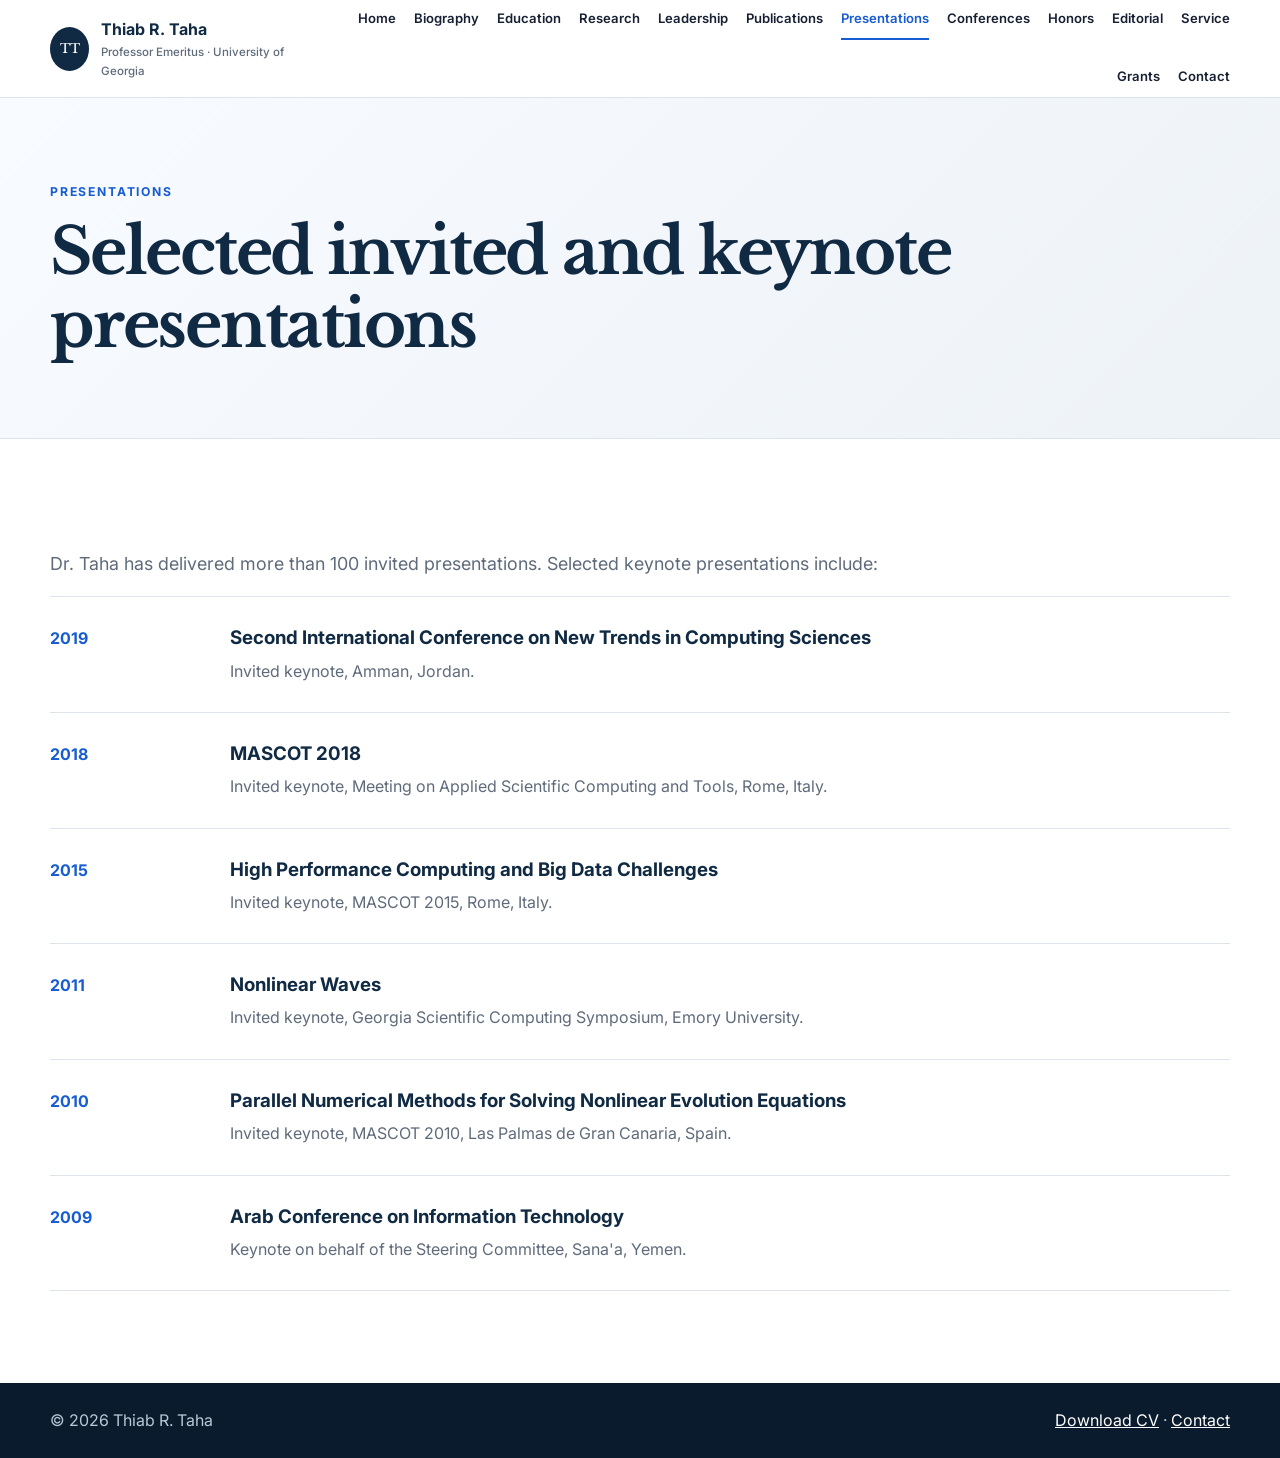
<file: presentations.html>
<!DOCTYPE html>
<html lang="en">
<head>
  <meta charset="UTF-8">
  <meta name="viewport" content="width=device-width, initial-scale=1.0">
  <meta name="description" content="Selected invited presentations by Thiab R. Taha.">
  <title>Presentations | Thiab R. Taha</title>
  <link rel="preconnect" href="https://fonts.googleapis.com">
  <link rel="preconnect" href="https://fonts.gstatic.com" crossorigin>
  <link href="https://fonts.googleapis.com/css2?family=Libre+Baskerville:wght@400;700&family=Inter:wght@400;500;600;700&display=swap" rel="stylesheet">
  <link rel="stylesheet" href="styles.css">
</head>
<body>
  <a class="skip-link" href="#main-content">Skip to content</a>
  <header class="site-header">
    <div class="container header-inner">
      <a class="brand" href="index.html">
        <span class="brand-mark">TT</span>
        <span>
          <strong>Thiab R. Taha</strong>
          <small>Professor Emeritus · University of Georgia</small>
        </span>
      </a>
      <button class="menu-button" aria-expanded="false" aria-controls="site-nav">Menu</button>
      <nav id="site-nav" class="site-nav"><a href="index.html" class="">Home</a>
<a href="biography.html" class="">Biography</a>
<a href="education.html" class="">Education</a>
<a href="research.html" class="">Research</a>
<a href="leadership.html" class="">Leadership</a>
<a href="publications.html" class="">Publications</a>
<a href="presentations.html" class="active">Presentations</a>
<a href="conferences.html" class="">Conferences</a>
<a href="honors.html" class="">Honors</a>
<a href="editorial.html" class="">Editorial</a>
<a href="service.html" class="">Service</a>
<a href="grants.html" class="">Grants</a>
<a href="contact.html" class="">Contact</a></nav>
    </div>
  </header>
  <main id="main-content">
    
<section class="page-hero"><div class="container"><p class="eyebrow">Presentations</p><h1>Selected invited and keynote presentations</h1></div></section>
<section class="section">
  <div class="container">
    <p class="intro">Dr. Taha has delivered more than 100 invited presentations. Selected keynote presentations include:</p>
    <div class="timeline">
      <article><div>2019</div><section><h3>Second International Conference on New Trends in Computing Sciences</h3><p>Invited keynote, Amman, Jordan.</p></section></article>
      <article><div>2018</div><section><h3>MASCOT 2018</h3><p>Invited keynote, Meeting on Applied Scientific Computing and Tools, Rome, Italy.</p></section></article>
      <article><div>2015</div><section><h3>High Performance Computing and Big Data Challenges</h3><p>Invited keynote, MASCOT 2015, Rome, Italy.</p></section></article>
      <article><div>2011</div><section><h3>Nonlinear Waves</h3><p>Invited keynote, Georgia Scientific Computing Symposium, Emory University.</p></section></article>
      <article><div>2010</div><section><h3>Parallel Numerical Methods for Solving Nonlinear Evolution Equations</h3><p>Invited keynote, MASCOT 2010, Las Palmas de Gran Canaria, Spain.</p></section></article>
      <article><div>2009</div><section><h3>Arab Conference on Information Technology</h3><p>Keynote on behalf of the Steering Committee, Sana'a, Yemen.</p></section></article>
    </div>
  </div>
</section>

  </main>
  <footer class="site-footer">
    <div class="container footer-inner">
      <p>© <span id="year"></span> Thiab R. Taha</p>
      <p><a href="assets/Taha_CV_2026.pdf">Download CV</a> · <a href="contact.html">Contact</a></p>
    </div>
  </footer>
  <script>
    const btn = document.querySelector('.menu-button');
    const nav = document.querySelector('.site-nav');
    btn.addEventListener('click', () => {
      const open = btn.getAttribute('aria-expanded') === 'true';
      btn.setAttribute('aria-expanded', String(!open));
      nav.classList.toggle('open');
    });
    document.getElementById('year').textContent = new Date().getFullYear();
  </script>
</body>
</html>
</file>
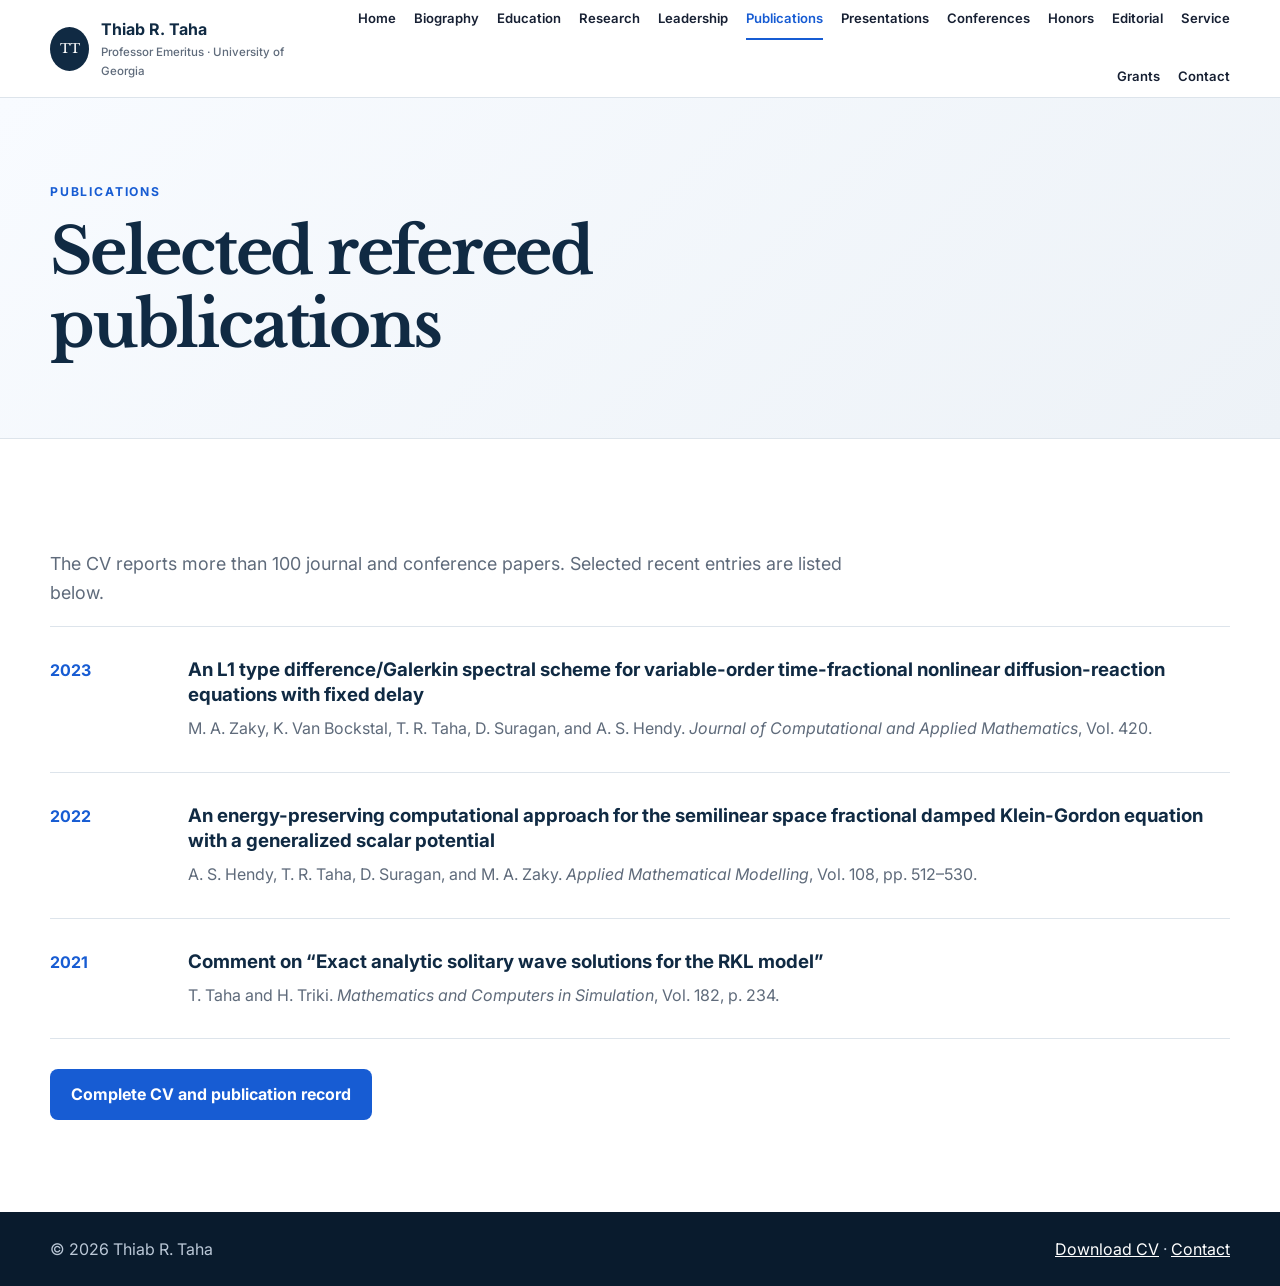
<file: publications.html>
<!DOCTYPE html>
<html lang="en">
<head>
  <meta charset="UTF-8">
  <meta name="viewport" content="width=device-width, initial-scale=1.0">
  <meta name="description" content="Selected publications of Thiab R. Taha.">
  <title>Publications | Thiab R. Taha</title>
  <link rel="preconnect" href="https://fonts.googleapis.com">
  <link rel="preconnect" href="https://fonts.gstatic.com" crossorigin>
  <link href="https://fonts.googleapis.com/css2?family=Libre+Baskerville:wght@400;700&family=Inter:wght@400;500;600;700&display=swap" rel="stylesheet">
  <link rel="stylesheet" href="styles.css">
</head>
<body>
  <a class="skip-link" href="#main-content">Skip to content</a>
  <header class="site-header">
    <div class="container header-inner">
      <a class="brand" href="index.html">
        <span class="brand-mark">TT</span>
        <span>
          <strong>Thiab R. Taha</strong>
          <small>Professor Emeritus · University of Georgia</small>
        </span>
      </a>
      <button class="menu-button" aria-expanded="false" aria-controls="site-nav">Menu</button>
      <nav id="site-nav" class="site-nav"><a href="index.html" class="">Home</a>
<a href="biography.html" class="">Biography</a>
<a href="education.html" class="">Education</a>
<a href="research.html" class="">Research</a>
<a href="leadership.html" class="">Leadership</a>
<a href="publications.html" class="active">Publications</a>
<a href="presentations.html" class="">Presentations</a>
<a href="conferences.html" class="">Conferences</a>
<a href="honors.html" class="">Honors</a>
<a href="editorial.html" class="">Editorial</a>
<a href="service.html" class="">Service</a>
<a href="grants.html" class="">Grants</a>
<a href="contact.html" class="">Contact</a></nav>
    </div>
  </header>
  <main id="main-content">
    
<section class="page-hero"><div class="container"><p class="eyebrow">Publications</p><h1>Selected refereed publications</h1></div></section>
<section class="section">
  <div class="container">
    <p class="intro">The CV reports more than 100 journal and conference papers. Selected recent entries are listed below.</p>
    <div class="publication-list">
      <article><span>2023</span><div><h3>An L1 type difference/Galerkin spectral scheme for variable-order time-fractional nonlinear diffusion-reaction equations with fixed delay</h3><p>M. A. Zaky, K. Van Bockstal, T. R. Taha, D. Suragan, and A. S. Hendy. <em>Journal of Computational and Applied Mathematics</em>, Vol. 420.</p></div></article>
      <article><span>2022</span><div><h3>An energy-preserving computational approach for the semilinear space fractional damped Klein-Gordon equation with a generalized scalar potential</h3><p>A. S. Hendy, T. R. Taha, D. Suragan, and M. A. Zaky. <em>Applied Mathematical Modelling</em>, Vol. 108, pp. 512–530.</p></div></article>
      <article><span>2021</span><div><h3>Comment on “Exact analytic solitary wave solutions for the RKL model”</h3><p>T. Taha and H. Triki. <em>Mathematics and Computers in Simulation</em>, Vol. 182, p. 234.</p></div></article>
    </div>
    <div class="button-row"><a class="button primary" href="assets/Taha_CV_2026.pdf">Complete CV and publication record</a></div>
  </div>
</section>

  </main>
  <footer class="site-footer">
    <div class="container footer-inner">
      <p>© <span id="year"></span> Thiab R. Taha</p>
      <p><a href="assets/Taha_CV_2026.pdf">Download CV</a> · <a href="contact.html">Contact</a></p>
    </div>
  </footer>
  <script>
    const btn = document.querySelector('.menu-button');
    const nav = document.querySelector('.site-nav');
    btn.addEventListener('click', () => {
      const open = btn.getAttribute('aria-expanded') === 'true';
      btn.setAttribute('aria-expanded', String(!open));
      nav.classList.toggle('open');
    });
    document.getElementById('year').textContent = new Date().getFullYear();
  </script>
</body>
</html>
</file>
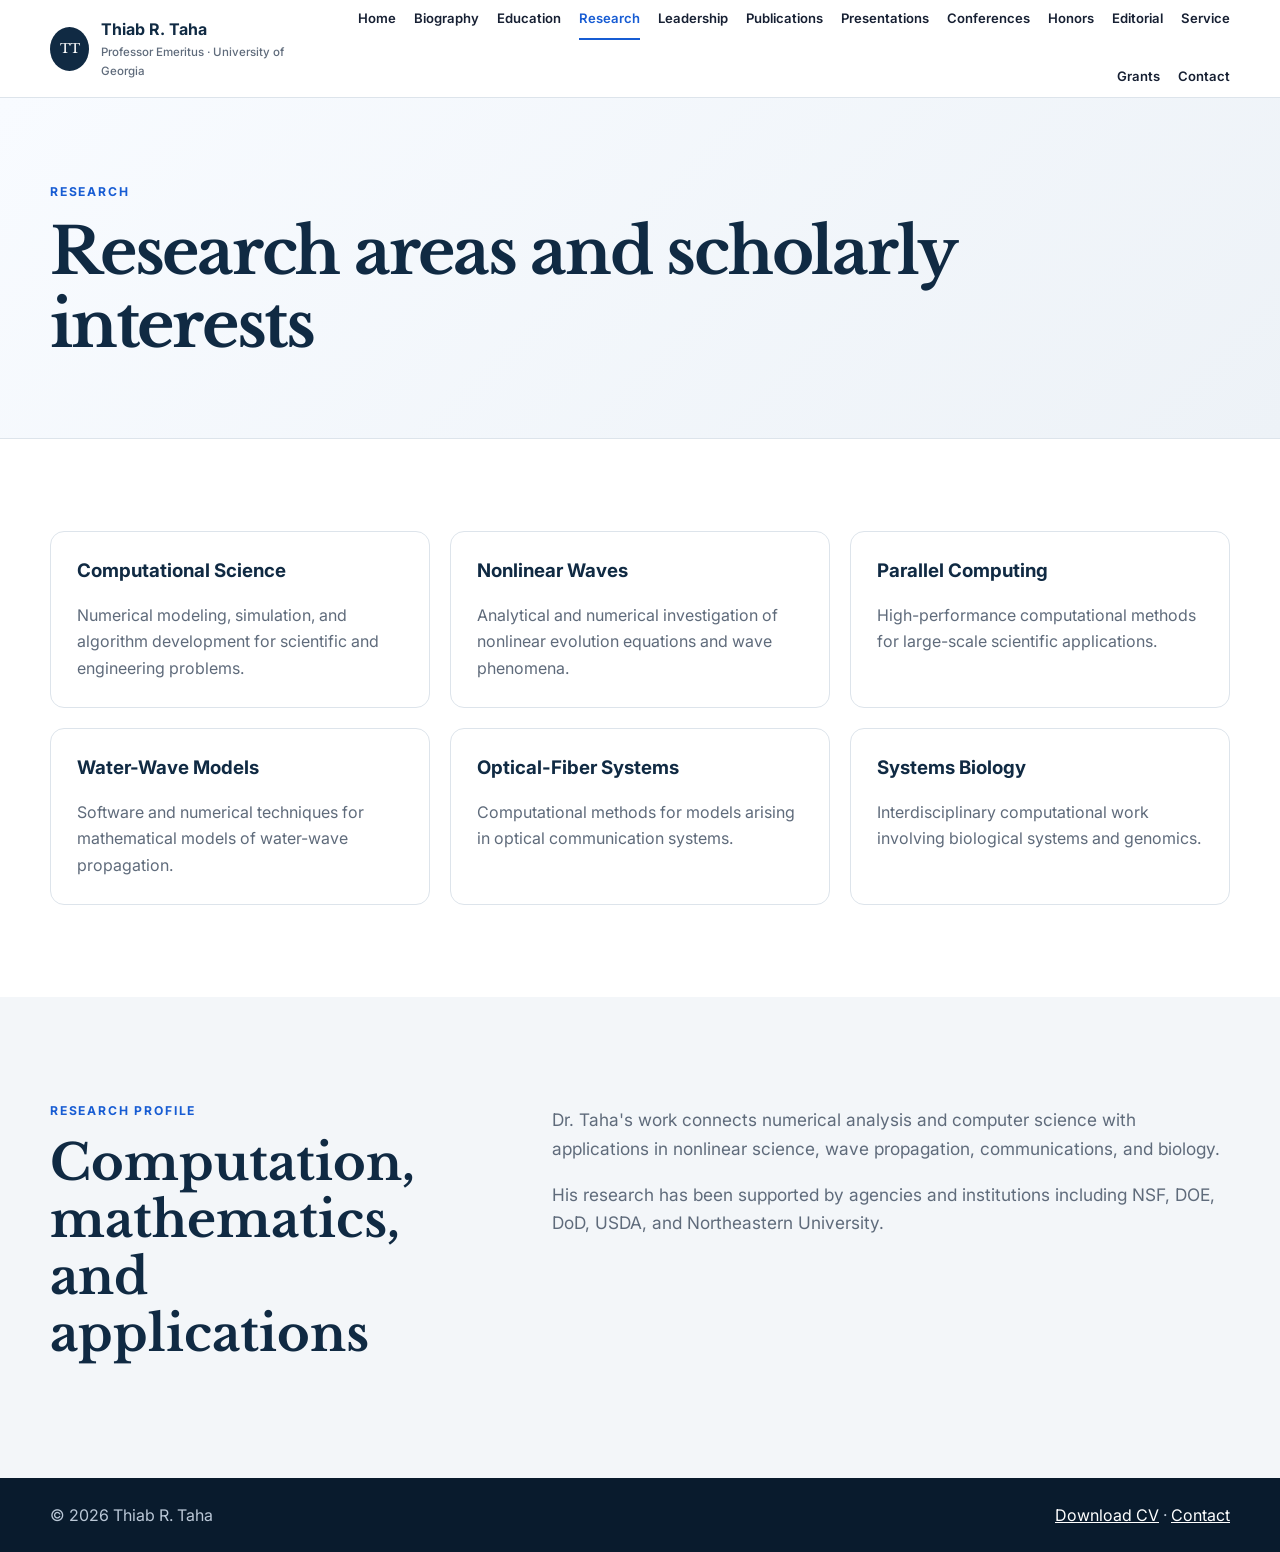
<file: research.html>
<!DOCTYPE html>
<html lang="en">
<head>
  <meta charset="UTF-8">
  <meta name="viewport" content="width=device-width, initial-scale=1.0">
  <meta name="description" content="Research areas of Thiab R. Taha.">
  <title>Research | Thiab R. Taha</title>
  <link rel="preconnect" href="https://fonts.googleapis.com">
  <link rel="preconnect" href="https://fonts.gstatic.com" crossorigin>
  <link href="https://fonts.googleapis.com/css2?family=Libre+Baskerville:wght@400;700&family=Inter:wght@400;500;600;700&display=swap" rel="stylesheet">
  <link rel="stylesheet" href="styles.css">
</head>
<body>
  <a class="skip-link" href="#main-content">Skip to content</a>
  <header class="site-header">
    <div class="container header-inner">
      <a class="brand" href="index.html">
        <span class="brand-mark">TT</span>
        <span>
          <strong>Thiab R. Taha</strong>
          <small>Professor Emeritus · University of Georgia</small>
        </span>
      </a>
      <button class="menu-button" aria-expanded="false" aria-controls="site-nav">Menu</button>
      <nav id="site-nav" class="site-nav"><a href="index.html" class="">Home</a>
<a href="biography.html" class="">Biography</a>
<a href="education.html" class="">Education</a>
<a href="research.html" class="active">Research</a>
<a href="leadership.html" class="">Leadership</a>
<a href="publications.html" class="">Publications</a>
<a href="presentations.html" class="">Presentations</a>
<a href="conferences.html" class="">Conferences</a>
<a href="honors.html" class="">Honors</a>
<a href="editorial.html" class="">Editorial</a>
<a href="service.html" class="">Service</a>
<a href="grants.html" class="">Grants</a>
<a href="contact.html" class="">Contact</a></nav>
    </div>
  </header>
  <main id="main-content">
    
<section class="page-hero"><div class="container"><p class="eyebrow">Research</p><h1>Research areas and scholarly interests</h1></div></section>
<section class="section">
  <div class="container">
    <div class="card-grid three">
      <article class="topic-card"><h3>Computational Science</h3><p>Numerical modeling, simulation, and algorithm development for scientific and engineering problems.</p></article>
      <article class="topic-card"><h3>Nonlinear Waves</h3><p>Analytical and numerical investigation of nonlinear evolution equations and wave phenomena.</p></article>
      <article class="topic-card"><h3>Parallel Computing</h3><p>High-performance computational methods for large-scale scientific applications.</p></article>
      <article class="topic-card"><h3>Water-Wave Models</h3><p>Software and numerical techniques for mathematical models of water-wave propagation.</p></article>
      <article class="topic-card"><h3>Optical-Fiber Systems</h3><p>Computational methods for models arising in optical communication systems.</p></article>
      <article class="topic-card"><h3>Systems Biology</h3><p>Interdisciplinary computational work involving biological systems and genomics.</p></article>
    </div>
  </div>
</section>
<section class="section muted">
  <div class="container split">
    <div><p class="section-label">Research profile</p><h2>Computation, mathematics, and applications</h2></div>
    <div class="prose">
      <p>
        Dr. Taha's work connects numerical analysis and computer science with applications
        in nonlinear science, wave propagation, communications, and biology.
      </p>
      <p>
        His research has been supported by agencies and institutions including NSF, DOE,
        DoD, USDA, and Northeastern University.
      </p>
    </div>
  </div>
</section>

  </main>
  <footer class="site-footer">
    <div class="container footer-inner">
      <p>© <span id="year"></span> Thiab R. Taha</p>
      <p><a href="assets/Taha_CV_2026.pdf">Download CV</a> · <a href="contact.html">Contact</a></p>
    </div>
  </footer>
  <script>
    const btn = document.querySelector('.menu-button');
    const nav = document.querySelector('.site-nav');
    btn.addEventListener('click', () => {
      const open = btn.getAttribute('aria-expanded') === 'true';
      btn.setAttribute('aria-expanded', String(!open));
      nav.classList.toggle('open');
    });
    document.getElementById('year').textContent = new Date().getFullYear();
  </script>
</body>
</html>
</file>
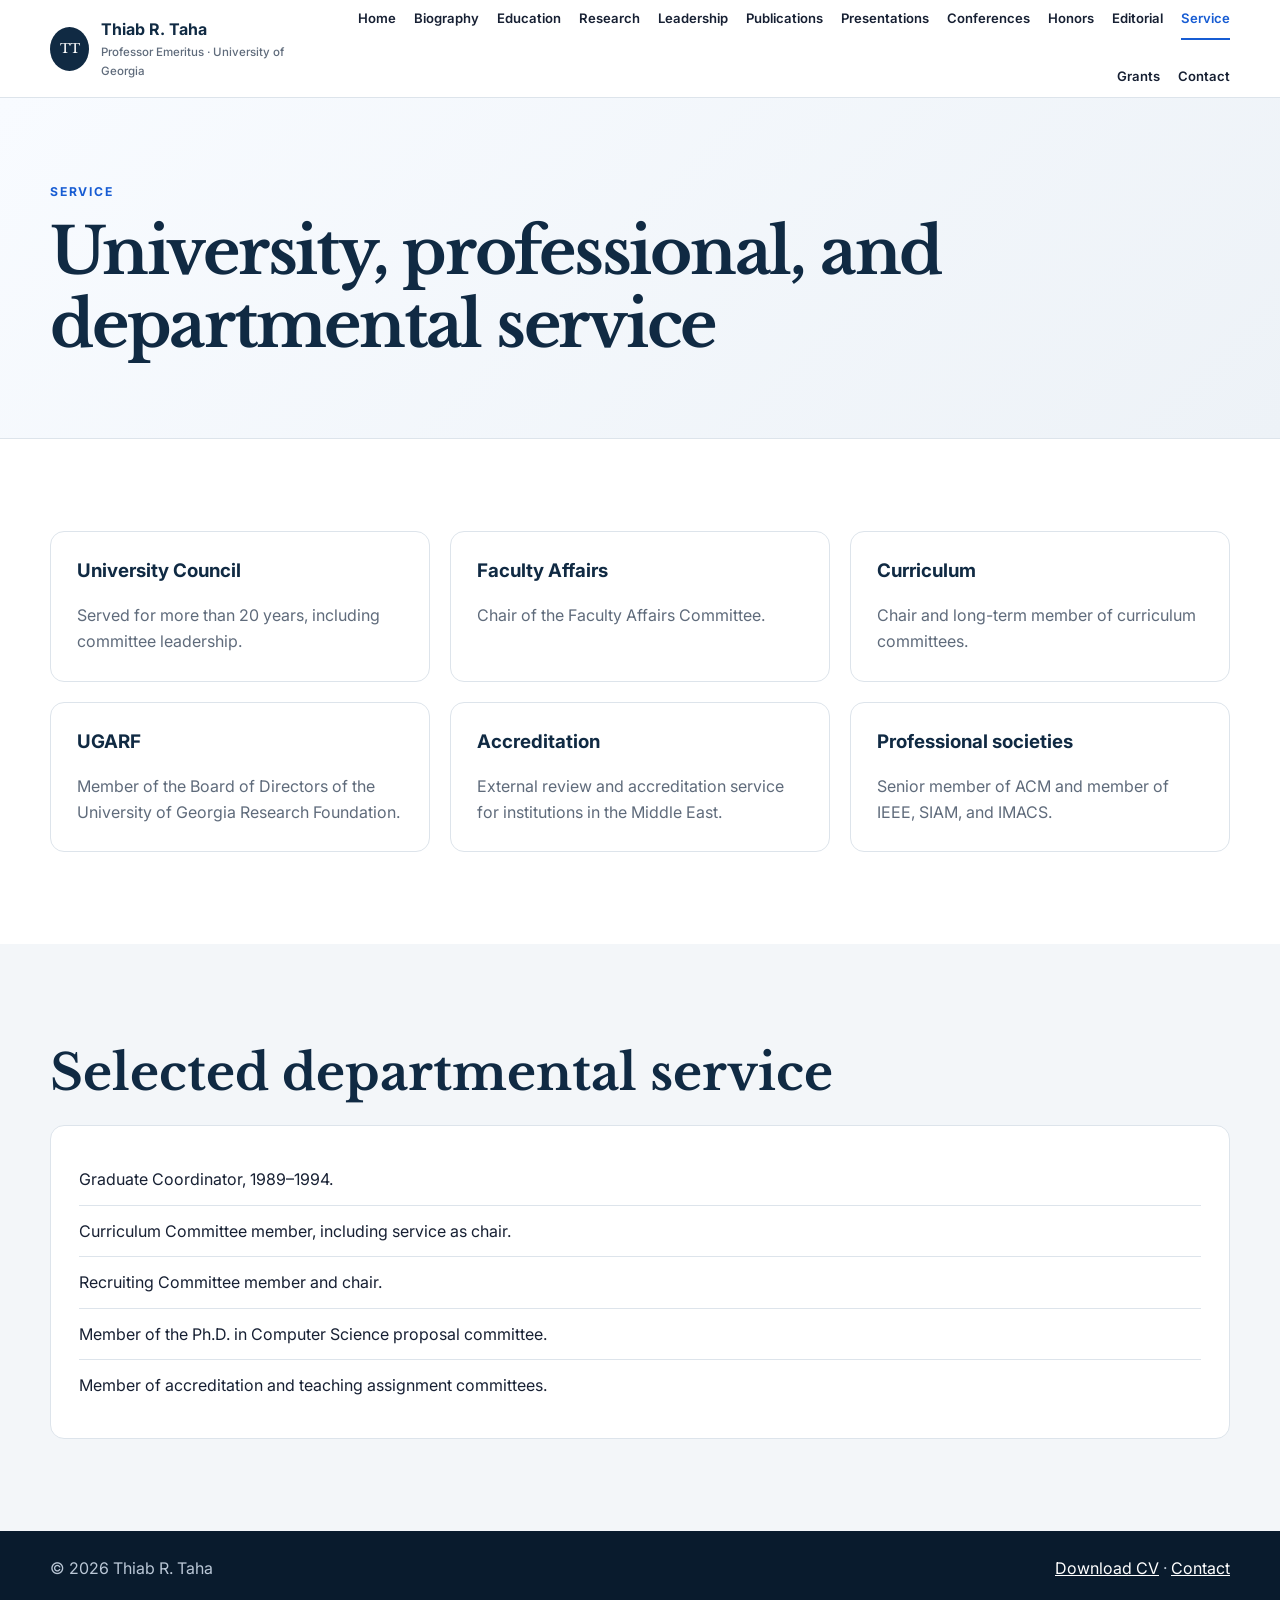
<file: service.html>
<!DOCTYPE html>
<html lang="en">
<head>
  <meta charset="UTF-8">
  <meta name="viewport" content="width=device-width, initial-scale=1.0">
  <meta name="description" content="Professional and university service of Thiab R. Taha.">
  <title>Service | Thiab R. Taha</title>
  <link rel="preconnect" href="https://fonts.googleapis.com">
  <link rel="preconnect" href="https://fonts.gstatic.com" crossorigin>
  <link href="https://fonts.googleapis.com/css2?family=Libre+Baskerville:wght@400;700&family=Inter:wght@400;500;600;700&display=swap" rel="stylesheet">
  <link rel="stylesheet" href="styles.css">
</head>
<body>
  <a class="skip-link" href="#main-content">Skip to content</a>
  <header class="site-header">
    <div class="container header-inner">
      <a class="brand" href="index.html">
        <span class="brand-mark">TT</span>
        <span>
          <strong>Thiab R. Taha</strong>
          <small>Professor Emeritus · University of Georgia</small>
        </span>
      </a>
      <button class="menu-button" aria-expanded="false" aria-controls="site-nav">Menu</button>
      <nav id="site-nav" class="site-nav"><a href="index.html" class="">Home</a>
<a href="biography.html" class="">Biography</a>
<a href="education.html" class="">Education</a>
<a href="research.html" class="">Research</a>
<a href="leadership.html" class="">Leadership</a>
<a href="publications.html" class="">Publications</a>
<a href="presentations.html" class="">Presentations</a>
<a href="conferences.html" class="">Conferences</a>
<a href="honors.html" class="">Honors</a>
<a href="editorial.html" class="">Editorial</a>
<a href="service.html" class="active">Service</a>
<a href="grants.html" class="">Grants</a>
<a href="contact.html" class="">Contact</a></nav>
    </div>
  </header>
  <main id="main-content">
    
<section class="page-hero"><div class="container"><p class="eyebrow">Service</p><h1>University, professional, and departmental service</h1></div></section>
<section class="section">
  <div class="container">
    <div class="card-grid three">
      <article class="topic-card"><h3>University Council</h3><p>Served for more than 20 years, including committee leadership.</p></article>
      <article class="topic-card"><h3>Faculty Affairs</h3><p>Chair of the Faculty Affairs Committee.</p></article>
      <article class="topic-card"><h3>Curriculum</h3><p>Chair and long-term member of curriculum committees.</p></article>
      <article class="topic-card"><h3>UGARF</h3><p>Member of the Board of Directors of the University of Georgia Research Foundation.</p></article>
      <article class="topic-card"><h3>Accreditation</h3><p>External review and accreditation service for institutions in the Middle East.</p></article>
      <article class="topic-card"><h3>Professional societies</h3><p>Senior member of ACM and member of IEEE, SIAM, and IMACS.</p></article>
    </div>
  </div>
</section>
<section class="section muted">
  <div class="container">
    <h2>Selected departmental service</h2>
    <div class="list-panel">
      <p>Graduate Coordinator, 1989–1994.</p>
      <p>Curriculum Committee member, including service as chair.</p>
      <p>Recruiting Committee member and chair.</p>
      <p>Member of the Ph.D. in Computer Science proposal committee.</p>
      <p>Member of accreditation and teaching assignment committees.</p>
    </div>
  </div>
</section>

  </main>
  <footer class="site-footer">
    <div class="container footer-inner">
      <p>© <span id="year"></span> Thiab R. Taha</p>
      <p><a href="assets/Taha_CV_2026.pdf">Download CV</a> · <a href="contact.html">Contact</a></p>
    </div>
  </footer>
  <script>
    const btn = document.querySelector('.menu-button');
    const nav = document.querySelector('.site-nav');
    btn.addEventListener('click', () => {
      const open = btn.getAttribute('aria-expanded') === 'true';
      btn.setAttribute('aria-expanded', String(!open));
      nav.classList.toggle('open');
    });
    document.getElementById('year').textContent = new Date().getFullYear();
  </script>
</body>
</html>
</file>
<file: styles.css>
:root {
  --ink:#172033; --muted:#5f6b7b; --navy:#102a43; --blue:#175cd3;
  --gold:#b9862f; --paper:#fff; --soft:#f3f6f9; --line:#dde4eb;
  --shadow:0 18px 45px rgba(16,42,67,.12); --max:1180px;
}
*{box-sizing:border-box} html{scroll-behavior:smooth}
body{margin:0;font-family:Inter,Arial,sans-serif;color:var(--ink);line-height:1.65;background:#fff}
a{color:var(--blue)} img{max-width:100%;display:block}
.container{width:min(calc(100% - 40px),var(--max));margin:auto}
.skip-link{position:absolute;left:-9999px;top:8px;background:#fff;padding:10px;z-index:100}
.skip-link:focus{left:8px}
.site-header{position:sticky;top:0;z-index:50;background:rgba(255,255,255,.95);backdrop-filter:blur(12px);border-bottom:1px solid var(--line)}
.header-inner{min-height:82px;display:flex;align-items:center;justify-content:space-between;gap:30px}
.brand{display:flex;align-items:center;gap:12px;text-decoration:none;color:var(--navy)}
.brand-mark{width:44px;height:44px;border-radius:50%;display:grid;place-items:center;background:var(--navy);color:#fff;font-family:"Libre Baskerville",Georgia,serif;font-size:.8rem}
.brand strong,.brand small{display:block}.brand small{font-size:.72rem;color:var(--muted);font-weight:500}
.site-nav{display:flex;gap:18px;flex-wrap:wrap;justify-content:flex-end}
.site-nav a{text-decoration:none;color:var(--ink);font-size:.82rem;font-weight:600;padding:8px 0;border-bottom:2px solid transparent}
.site-nav a:hover,.site-nav a.active{color:var(--blue);border-color:var(--blue)}
.menu-button{display:none}
.hero{background:radial-gradient(circle at 85% 20%,rgba(23,92,211,.14),transparent 25rem),linear-gradient(135deg,#f9fbff,#edf3f9);padding:88px 0;border-bottom:1px solid var(--line)}
.hero-grid{display:grid;grid-template-columns:1.35fr .65fr;gap:70px;align-items:center}
.eyebrow,.section-label{font-size:.76rem;text-transform:uppercase;letter-spacing:.15em;color:var(--blue);font-weight:700}
h1,h2{font-family:"Libre Baskerville",Georgia,serif;color:var(--navy);line-height:1.15}
h1{font-size:clamp(2.8rem,6vw,5.5rem);margin:12px 0 18px;letter-spacing:-.035em}
h2{font-size:clamp(2rem,4vw,3.1rem);margin:8px 0 24px}
h3{color:var(--navy);line-height:1.35}.lead{font-size:1.32rem;color:var(--navy);font-weight:600}.hero-text{font-size:1.1rem;color:var(--muted);max-width:760px}
.portrait-wrap{display:flex;justify-content:center}.portrait{width:360px;aspect-ratio:1/1;object-fit:cover;border-radius:26px;box-shadow:var(--shadow);border:8px solid #fff}
.button-row{display:flex;gap:12px;flex-wrap:wrap;margin-top:30px}.button{display:inline-flex;min-height:48px;align-items:center;justify-content:center;padding:11px 20px;border-radius:8px;text-decoration:none;font-weight:700;border:1px solid transparent}
.button.primary{background:var(--blue);color:#fff}.button.secondary{background:#fff;color:var(--navy);border-color:var(--line)}
.page-hero{padding:72px 0 58px;background:linear-gradient(135deg,#f8fbff,#edf2f7);border-bottom:1px solid var(--line)}
.page-hero h1{font-size:clamp(2.5rem,5vw,4.4rem);max-width:930px}
.section{padding:92px 0}.section.compact{padding:34px 0}.muted{background:var(--soft)}
.split{display:grid;grid-template-columns:.85fr 1.35fr;gap:75px}.prose{font-size:1.08rem;color:var(--muted)}
.card-grid{display:grid;gap:20px}.card-grid.four{grid-template-columns:repeat(4,1fr)}.card-grid.three{grid-template-columns:repeat(3,1fr)}.card-grid.two{grid-template-columns:repeat(2,1fr)}
.stat-card,.topic-card,.detail-card,.award-card,.feature-card{background:#fff;border:1px solid var(--line);border-radius:14px;padding:26px}
.stat-card strong{display:block;font-family:"Libre Baskerville",Georgia,serif;color:var(--navy);font-size:1.35rem}.stat-card span{color:var(--muted);font-size:.92rem}
.feature-card{text-decoration:none;transition:.2s}.feature-card:hover{transform:translateY(-3px);box-shadow:0 14px 30px rgba(16,42,67,.08)}
.feature-card h3,.topic-card h3,.detail-card h3,.award-card h3{margin-top:0}.feature-card p,.topic-card p,.detail-card p,.award-card p{color:var(--muted);margin-bottom:0}
.bio-photo{width:100%;max-width:430px;border-radius:20px;box-shadow:var(--shadow)}
.timeline{border-top:1px solid var(--line)}.timeline article{display:grid;grid-template-columns:150px 1fr;gap:30px;padding:28px 0;border-bottom:1px solid var(--line)}.timeline article>div{color:var(--blue);font-weight:700}.timeline h3{margin:0 0 7px}.timeline p{margin:0;color:var(--muted)}
.degree-grid{display:grid;grid-template-columns:repeat(3,1fr);gap:20px}.degree-grid article{border-top:4px solid var(--gold);background:var(--soft);padding:28px}.degree-grid span{font-weight:700;color:var(--blue)}
.list-panel{background:#fff;border:1px solid var(--line);border-radius:14px;padding:28px}.list-panel p{padding:12px 0;margin:0;border-bottom:1px solid var(--line)}.list-panel p:last-child{border-bottom:0}
.callout{background:var(--navy);color:#fff;border-radius:18px;padding:38px;margin-bottom:28px}.callout h2{color:#fff;margin-top:0}.callout p{font-size:1.08rem;margin-bottom:0;color:#dbe5ee}
.intro{font-size:1.12rem;color:var(--muted);max-width:850px}.publication-list{border-top:1px solid var(--line)}.publication-list article{display:grid;grid-template-columns:110px 1fr;gap:28px;padding:30px 0;border-bottom:1px solid var(--line)}.publication-list article>span{color:var(--blue);font-weight:700}.publication-list h3{margin:0 0 8px}.publication-list p{margin:0;color:var(--muted)}
.award-card span{color:var(--gold);font-weight:700}.contact-layout{display:grid;grid-template-columns:.6fr 1.4fr;gap:60px;align-items:center}.contact-photo{border-radius:18px;box-shadow:var(--shadow)}.contact-box{background:var(--soft);padding:38px;border-radius:16px}.note{font-size:.92rem;color:var(--muted)}
.site-footer{background:#091b2d;color:#bac7d6;padding:24px 0}.footer-inner{display:flex;justify-content:space-between;gap:20px}.site-footer p{margin:0}.site-footer a{color:#fff}
@media(max-width:1000px){
 .site-nav{display:none;position:absolute;top:82px;left:0;right:0;padding:20px;background:#fff;border-bottom:1px solid var(--line);box-shadow:var(--shadow)}
 .site-nav.open{display:grid;grid-template-columns:repeat(2,1fr)}.menu-button{display:block;border:1px solid var(--line);background:#fff;padding:9px 13px;border-radius:7px;font-weight:700}
 .hero-grid,.split,.contact-layout{grid-template-columns:1fr}.card-grid.four,.card-grid.three{grid-template-columns:repeat(2,1fr)}
}
@media(max-width:620px){
 .container{width:min(calc(100% - 28px),var(--max))}.section{padding:68px 0}
 .card-grid.four,.card-grid.three,.card-grid.two,.degree-grid{grid-template-columns:1fr}
 .timeline article,.publication-list article{grid-template-columns:1fr;gap:8px}.footer-inner{flex-direction:column}
 .portrait{width:290px}.site-nav.open{grid-template-columns:1fr}
}
</file>
